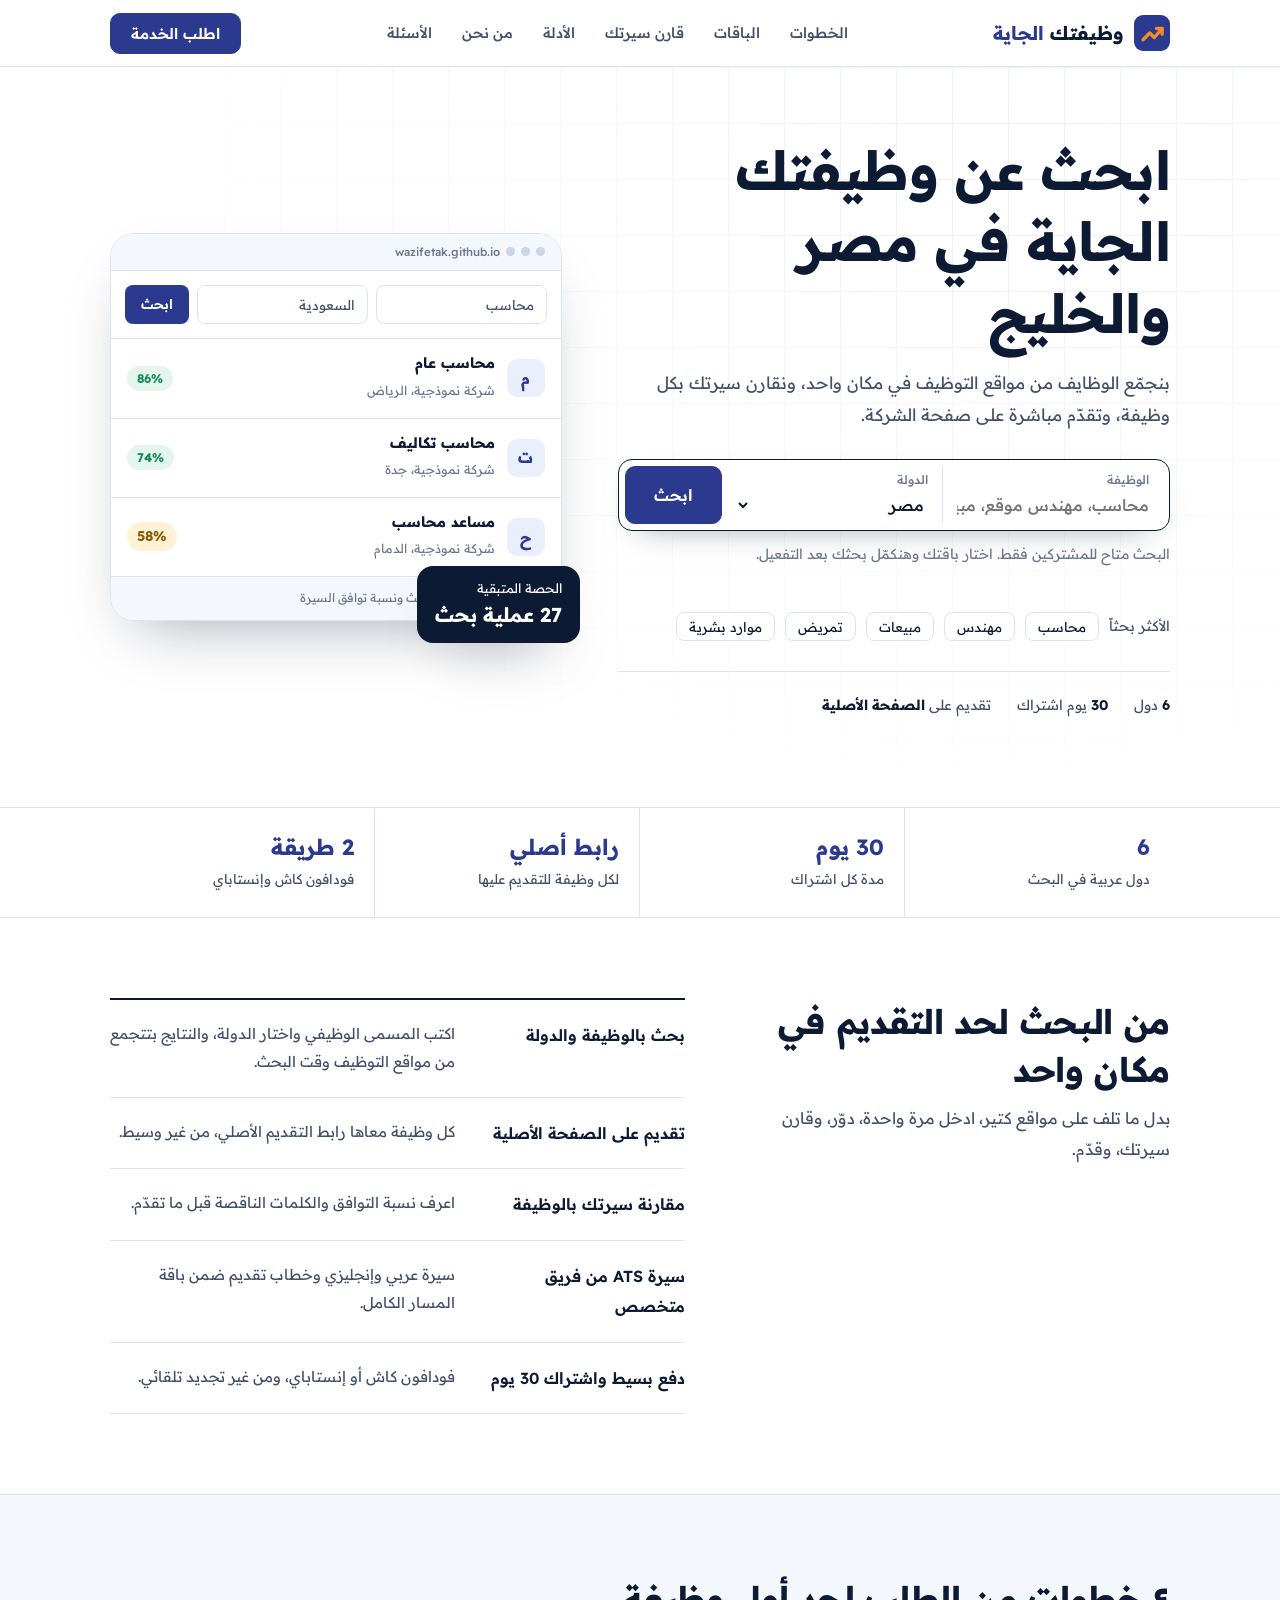
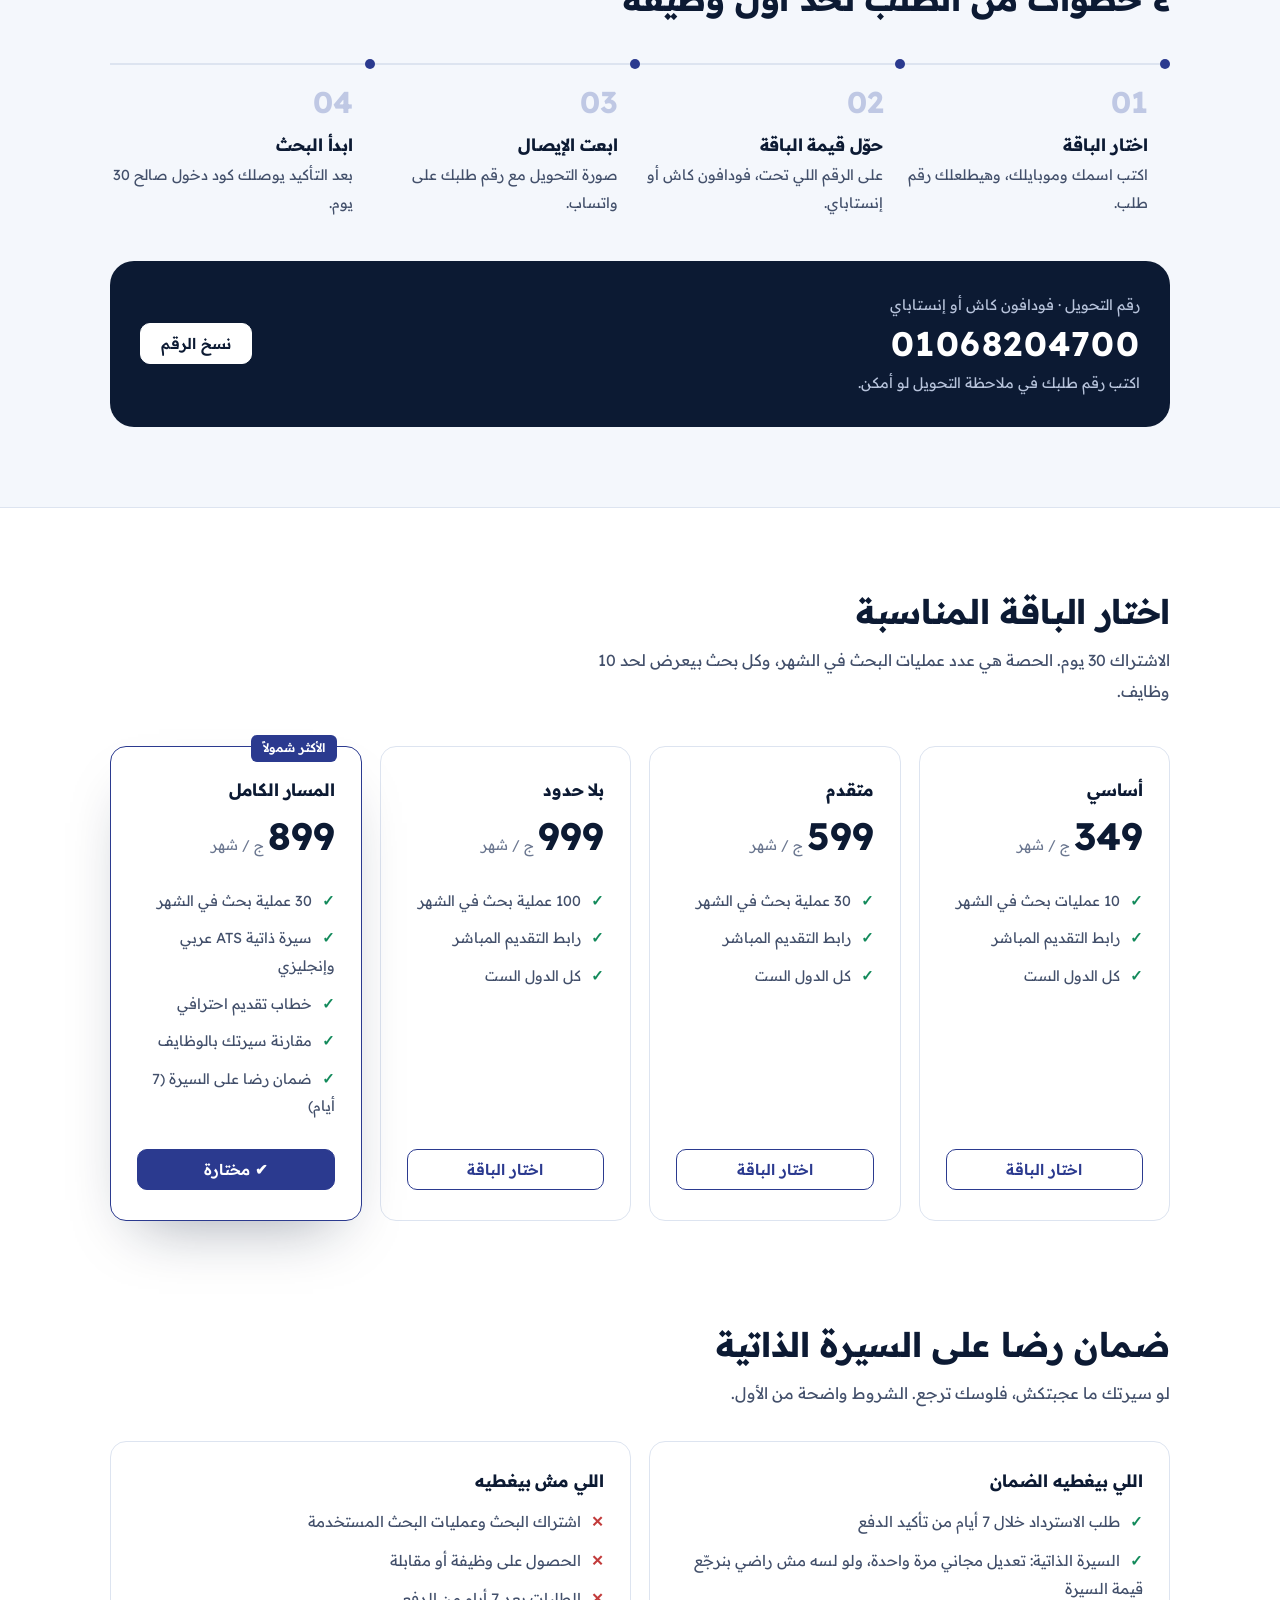
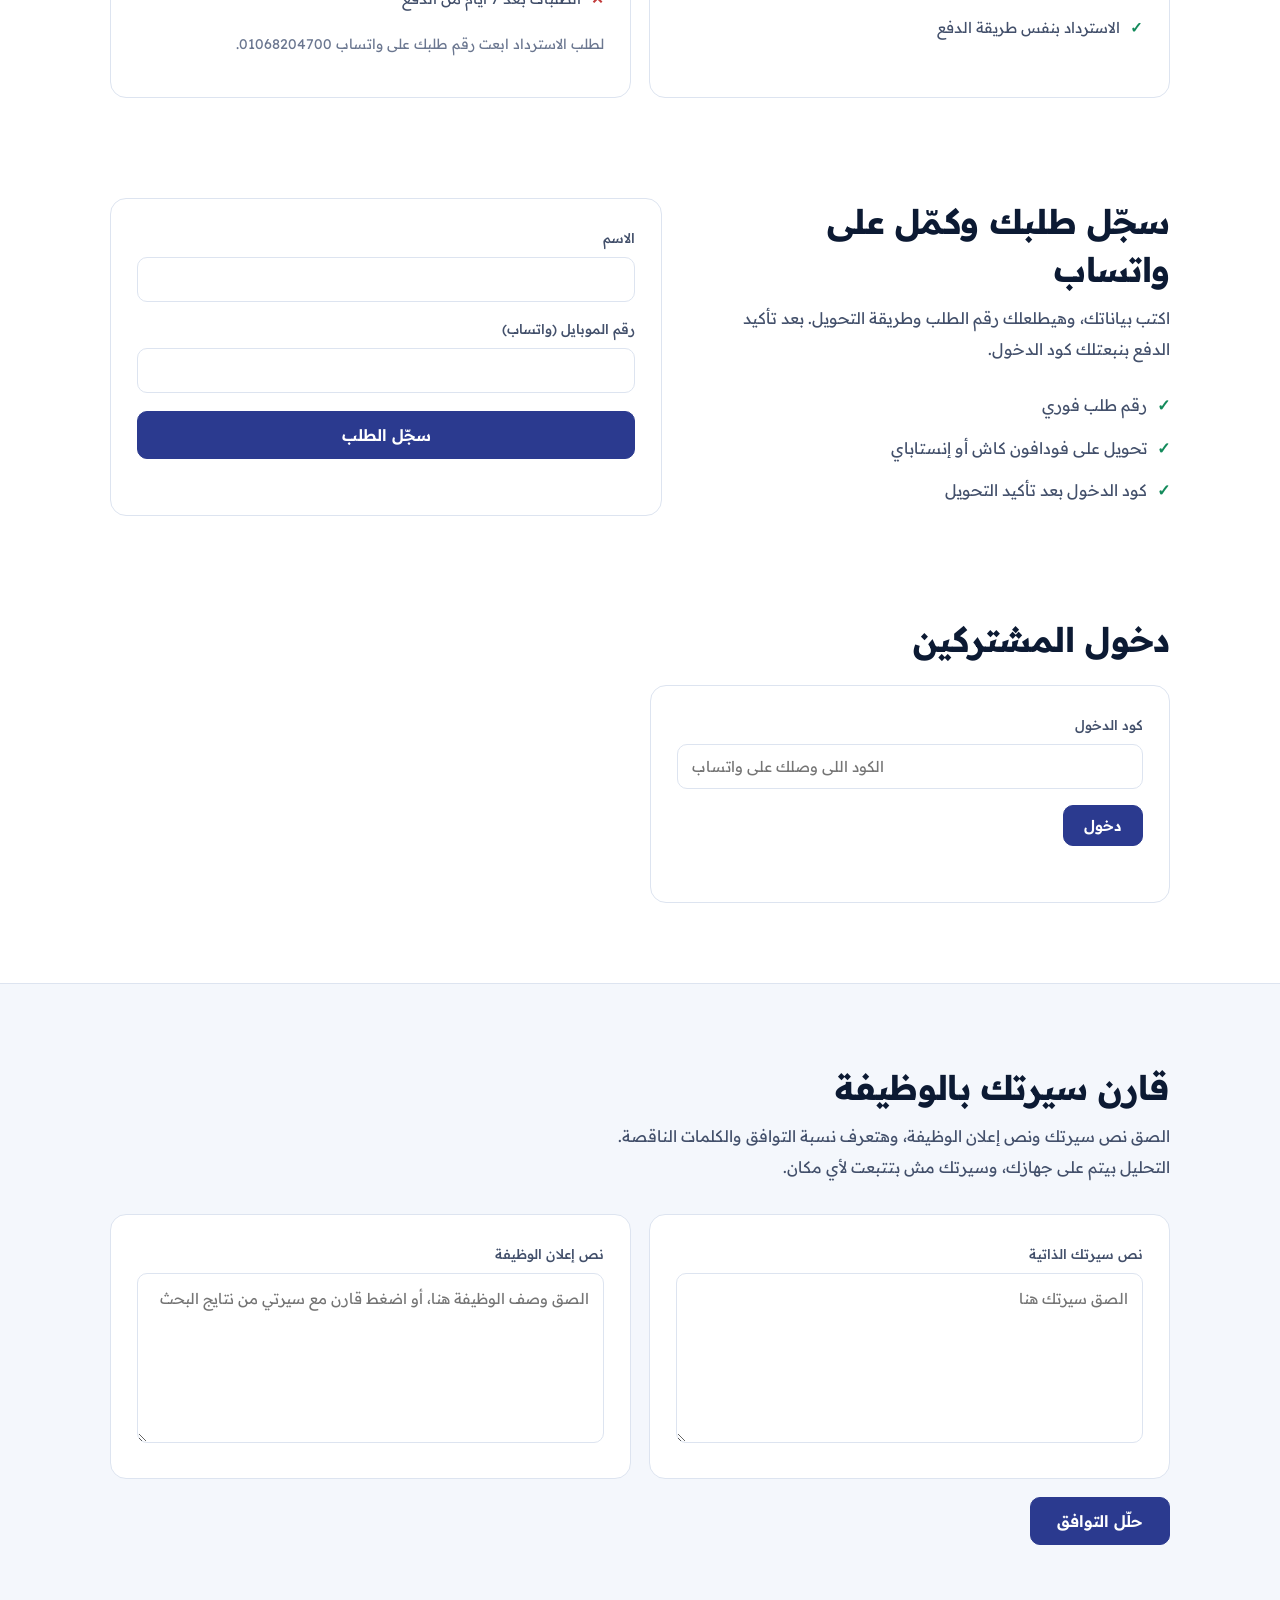
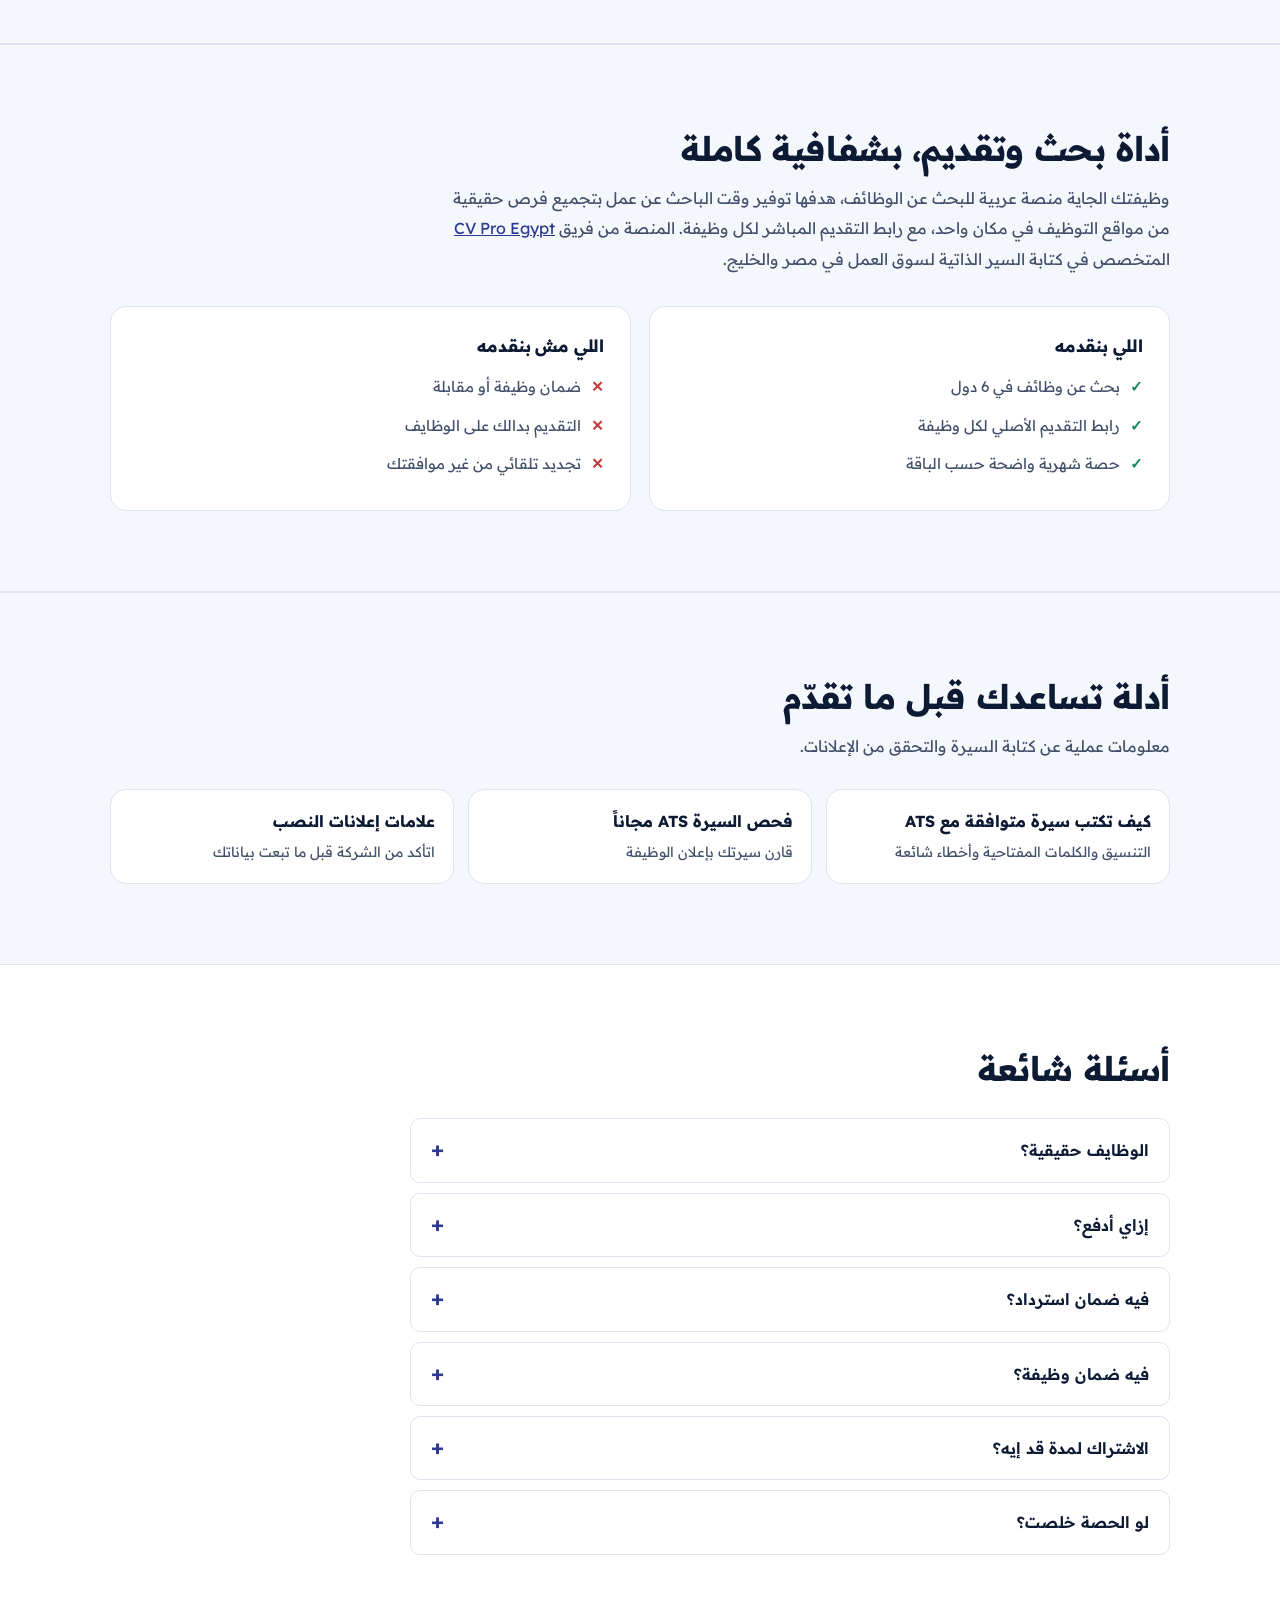
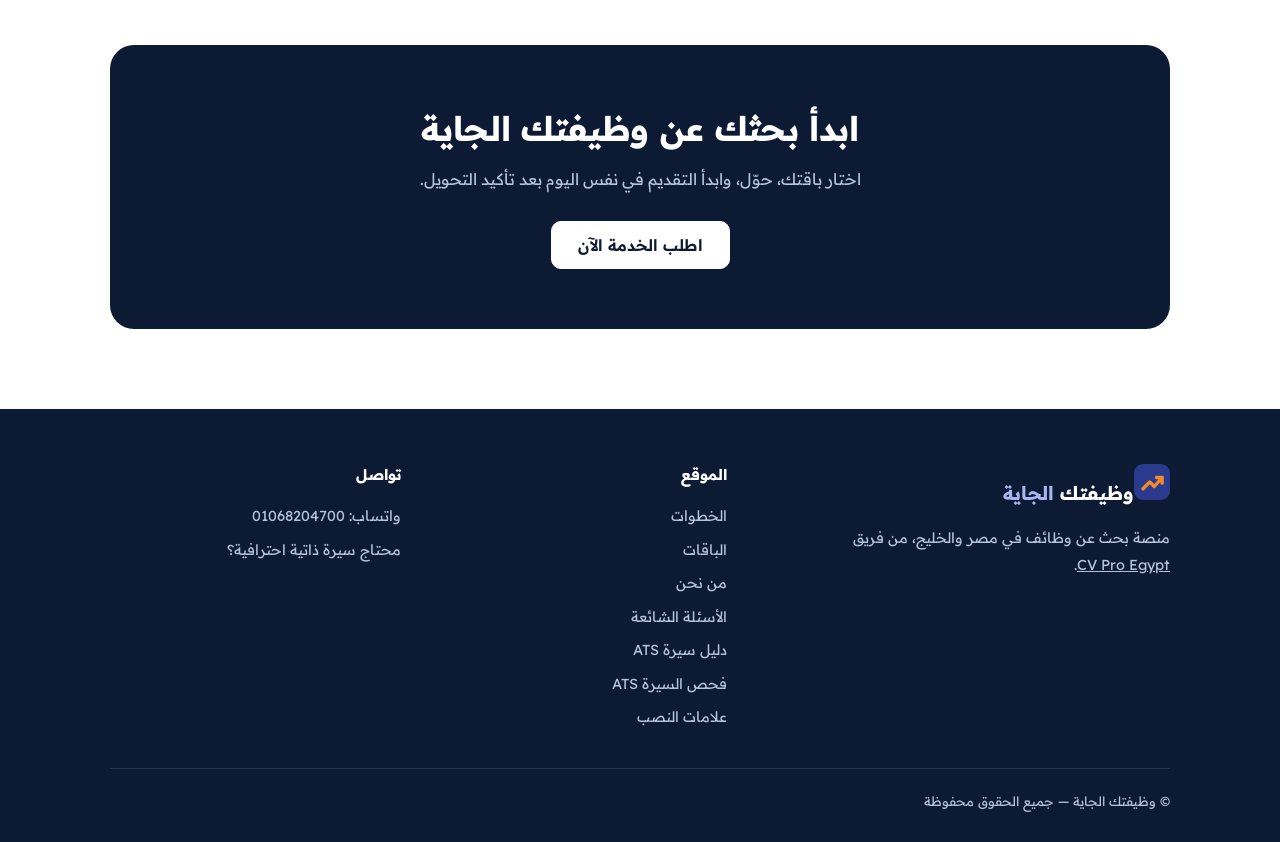
<file: index.html>
<!DOCTYPE html>
<html lang="ar" dir="rtl">
<head>
<meta charset="utf-8">
<meta name="viewport" content="width=device-width, initial-scale=1, viewport-fit=cover">
<title>وظيفتك الجاية | منصة البحث عن وظائف وفرص عمل في مصر والخليج</title>
<meta name="description" content="وظيفتك الجاية: منصة عربية للبحث عن وظائف وفرص عمل في مصر والخليج. ابحث في 6 دول، قارن سيرتك بالوظيفة، واطلب سيرة ATS احترافية، وقدّم مباشرة على صفحة الشركة.">
<meta name="keywords" content="وظائف مصر, وظائف السعودية, وظائف الإمارات, وظائف الكويت, وظائف قطر, وظائف البحرين, وظائف الخليج, البحث عن وظيفة, تقديم على وظائف, موقع وظائف">
<meta name="robots" content="index,follow,max-snippet:-1,max-image-preview:large">
<meta name="theme-color" content="#2b3a8f">
<link rel="canonical" href="https://wazifetak.github.io/">
<link rel="icon" href="logo.svg" type="image/svg+xml">
<link rel="icon" href="favicon-48.png" sizes="48x48" type="image/png">
<link rel="apple-touch-icon" href="apple-touch-icon.png">
<meta property="og:type" content="website"><meta property="og:locale" content="ar_EG"><meta property="og:site_name" content="وظيفتك الجاية">
<meta property="og:title" content="وظيفتك الجاية | وظائف وفرص عمل في مصر والخليج">
<meta property="og:description" content="ابحث في 6 دول، قارن سيرتك بكل وظيفة، وقدّم مباشرة على صفحة الشركة.">
<meta property="og:url" content="https://wazifetak.github.io/"><meta property="og:image" content="https://wazifetak.github.io/og-image.png">
<meta property="og:image:type" content="image/png"><meta property="og:image:width" content="1200"><meta property="og:image:height" content="630">
<meta property="og:image:alt" content="وظيفتك الجاية: ابحث عن وظائف في مصر والخليج وقارن سيرتك بالوظيفة">
<meta name="twitter:card" content="summary_large_image">
<meta name="twitter:title" content="وظيفتك الجاية | وظائف وفرص عمل في مصر والخليج">
<meta name="twitter:description" content="ابحث في 6 دول، قارن سيرتك بكل وظيفة، وقدّم مباشرة على صفحة الشركة.">
<meta name="twitter:image" content="https://wazifetak.github.io/og-image.png">
<link rel="preconnect" href="https://fonts.googleapis.com"><link rel="preconnect" href="https://fonts.gstatic.com" crossorigin>
<link href="https://fonts.googleapis.com/css2?family=Readex+Pro:wght@300..700&display=swap" rel="stylesheet">
<script type="application/ld+json">{"@context":"https://schema.org","@graph":[
{"@type":"Organization","@id":"https://wazifetak.github.io/#org","name":"وظيفتك الجاية","alternateName":"Wazifetak El-Gaya","url":"https://wazifetak.github.io/","logo":"https://wazifetak.github.io/icon-512.png","description":"منصة عربية للبحث عن وظائف وفرص عمل في مصر والخليج ومقارنة السيرة الذاتية بالوظيفة","areaServed":["EG","SA","AE","KW","QA","BH"],"availableLanguage":"ar"},
{"@type":"WebSite","name":"وظيفتك الجاية","url":"https://wazifetak.github.io/","inLanguage":"ar","publisher":{"@id":"https://wazifetak.github.io/#org"}},
{"@type":"Service","name":"البحث عن وظائف في مصر والخليج","serviceType":"Job search and application platform","provider":{"@id":"https://wazifetak.github.io/#org"},"areaServed":["EG","SA","AE","KW","QA","BH"],"hasOfferCatalog":{"@type":"OfferCatalog","name":"باقات وظيفتك الجاية","itemListElement":[
{"@type":"Offer","name":"أساسي - 10 عمليات بحث شهرياً","price":"349","priceCurrency":"EGP"},
{"@type":"Offer","name":"متقدم - 30 عملية بحث شهرياً","price":"599","priceCurrency":"EGP"},
{"@type":"Offer","name":"بلا حدود - 100 عملية بحث شهرياً","price":"999","priceCurrency":"EGP"},
{"@type":"Offer","name":"المسار الكامل - بحث وسيرة ذاتية وخطاب تقديم","price":"899","priceCurrency":"EGP"}]}},
{"@type":"FAQPage","mainEntity":[
{"@type":"Question","name":"الوظايف حقيقية؟","acceptedAnswer":{"@type":"Answer","text":"أيوه، الوظايف بتتجمع من مواقع التوظيف وقت البحث، وكل وظيفة ليها رابط التقديم الأصلي."}},
{"@type":"Question","name":"إزاي أدفع؟","acceptedAnswer":{"@type":"Answer","text":"بالتحويل على فودافون كاش أو إنستاباي على الرقم 01068204700، وبعدها تبعت الإيصال على واتساب وتستلم كود الدخول."}},
{"@type":"Question","name":"فيه ضمان وظيفة؟","acceptedAnswer":{"@type":"Answer","text":"لا. وظيفتك الجاية أداة بحث وتقديم ولا تضمن وظيفة أو مقابلة."}},
{"@type":"Question","name":"فيه ضمان استرداد؟","acceptedAnswer":{"@type":"Answer","text":"فيه ضمان رضا على السيرة الذاتية: تعديل مجاني مرة، ولو لسه مش راضي يتم رد قيمة السيرة خلال 7 أيام من تأكيد الدفع. اشتراك البحث مالوش استرداد، والضمان ليس على الحصول على وظيفة."}},
{"@type":"Question","name":"الاشتراك لمدة قد إيه؟","acceptedAnswer":{"@type":"Answer","text":"30 يوم من تفعيل الكود."}}]}]}</script>
<style>
:root{color-scheme:light;--ink:#0C1A33;--ink2:#43506B;--mut:#6B7790;--bg:#fff;--sf:#F4F7FC;--card:#fff;--ln:#DDE4F0;--ac:#2B3A8F;--ac2:#1E2A6B;--ok:#138A5B;--r1:10px;--r2:16px;--r3:24px;--sh2:0 28px 60px -28px rgba(12,26,51,.4);padding-top:env(safe-area-inset-top,0px)}
*{box-sizing:border-box}html{scroll-behavior:smooth;scroll-padding-top:78px}
body{margin:0;background:var(--bg);color:var(--ink);font:400 16px/1.9 'Readex Pro',Tahoma,sans-serif;-webkit-font-smoothing:antialiased}
a{color:inherit}.w{max-width:1100px;margin:auto;padding:0 20px}
h1,h2,h3{margin:0;font-weight:700;letter-spacing:-.01em}h2{font-size:clamp(25px,3.4vw,34px);line-height:1.4}h3{font-size:17px;line-height:1.5}
.sub{color:var(--ink2);max-width:580px;margin:10px 0 0}
section{padding:80px 0}
:focus-visible{outline:3px solid rgba(43,58,143,.4);outline-offset:2px}
header{position:sticky;top:env(safe-area-inset-top,0px);z-index:20;background:rgba(255,255,255,.92);backdrop-filter:blur(10px);border-bottom:1px solid var(--ln)}
nav{display:flex;align-items:center;justify-content:space-between;height:66px;gap:16px}
.logo{display:flex;align-items:center;gap:10px;white-space:nowrap;flex:none;text-decoration:none;font-weight:700;font-size:19px}.logo svg{width:36px;height:36px}.logo i{color:var(--ac);font-style:normal}
.nv{display:flex;gap:30px;font-size:14.5px;font-weight:500}.nv a{position:relative;text-decoration:none;color:var(--ink2);padding:4px 0}
.nv a::after{content:"";position:absolute;inset-inline:0;bottom:-2px;height:2px;background:var(--ac);transform:scaleX(0);transition:transform .2s}.nv a:hover{color:var(--ink)}.nv a:hover::after{transform:scaleX(1)}
.btn{display:inline-flex;align-items:center;justify-content:center;gap:8px;background:var(--ac);color:#fff;border:1.5px solid var(--ac);border-radius:var(--r1);padding:10px 20px;font:600 15px 'Readex Pro',sans-serif;text-decoration:none;cursor:pointer;transition:background .15s}
.btn:hover{background:var(--ac2);border-color:var(--ac2)}.btn.or{background:var(--ac)}.btn.ol{background:transparent;color:var(--ac)}.btn.ol:hover{background:var(--sf)}.btn.lg{padding:13px 26px;font-size:16px}.btn.wide{width:100%}.btn:disabled{opacity:.6;cursor:wait}
.hero{position:relative;padding:68px 0 88px;overflow:hidden}
.hero::before{content:"";position:absolute;inset:0;background-image:linear-gradient(var(--ln) 1px,transparent 1px),linear-gradient(90deg,var(--ln) 1px,transparent 1px);background-size:56px 56px;opacity:.55;-webkit-mask-image:radial-gradient(70% 90% at 78% 15%,#000,transparent);mask-image:radial-gradient(70% 90% at 78% 15%,#000,transparent)}
.hg{position:relative;display:grid;grid-template-columns:1.1fr .9fr;gap:56px;align-items:center}
h1{font-size:clamp(32px,5vw,54px);line-height:1.32}
.lead{font-size:17px;color:var(--ink2);max-width:520px;margin:18px 0 0}
.hs{display:flex;align-items:stretch;margin-top:28px;background:#fff;border:1.5px solid var(--ink);border-radius:14px;padding:6px;box-shadow:0 14px 34px -22px rgba(12,26,51,.55)}
.hs .f{flex:1;min-width:0;padding:4px 14px}.hs .f+.f{border-inline-start:1px solid var(--ln)}
.hs label{margin:0;font-size:12px;font-weight:500;color:var(--mut);line-height:1.6}
.hs input,.hs select{border:0;border-radius:0;padding:2px 0;background:transparent;font-size:16px;font-weight:500;box-shadow:none}
.hs input:focus,.hs select:focus{box-shadow:none}.hs .btn{border-radius:10px;padding:0 28px}
.pop{margin-top:14px;font-size:14px;color:var(--ink2);display:flex;flex-wrap:wrap;gap:8px 10px;align-items:center}
.pop button{font:inherit;font-size:13.5px;border:1px solid var(--ln);background:#fff;border-radius:8px;padding:1px 12px;cursor:pointer;color:var(--ink)}.pop button:hover{border-color:var(--ac);color:var(--ac)}
.fx{display:flex;flex-wrap:wrap;gap:6px 26px;margin-top:30px;padding-top:20px;border-top:1px solid var(--ln);font-size:14px;color:var(--ink2)}.fx b{color:var(--ink)}
.mk{position:relative;animation:rise .7s ease-out both}@keyframes rise{from{opacity:0;transform:translateY(18px)}to{opacity:1;transform:none}}
.bw{background:#fff;border:1px solid var(--ln);border-radius:var(--r3);box-shadow:var(--sh2);overflow:hidden}
.bt{display:flex;align-items:center;gap:6px;padding:12px 16px;border-bottom:1px solid var(--ln);background:var(--sf)}
.bt i{width:9px;height:9px;border-radius:50%;background:#CBD5E6}.bt span{margin-inline-start:auto;font:500 11.5px/1 'Readex Pro';color:var(--mut);direction:ltr}
.bs{display:flex;gap:8px;padding:14px;font-size:13.5px}.bs div{flex:1;border:1px solid var(--ln);border-radius:8px;padding:6px 12px;color:var(--ink2)}.bs b{background:var(--ac);color:#fff;border-radius:8px;padding:6px 16px;font-weight:600}
.jr{display:flex;align-items:center;gap:12px;padding:13px 16px;border-top:1px solid var(--ln)}
.jr .av{width:38px;height:38px;border-radius:10px;background:#EAF0FB;color:var(--ac);font-weight:700;display:grid;place-items:center;flex:none}
.jr div:nth-child(2){flex:1}.jr b{display:block;font-size:14.5px;line-height:1.5}.jr span{font-size:12.5px;color:var(--mut)}
.mp{font-style:normal;font-size:12.5px;font-weight:700;color:var(--ok);background:#E3F5EC;border-radius:20px;padding:1px 10px;direction:ltr;flex:none}.mp.m{color:#8A5A00;background:#FFF1D6}
.sm{padding:10px 16px;font-size:12px;color:var(--mut);background:var(--sf);border-top:1px solid var(--ln)}
.st{position:absolute;inset-inline-start:-18px;bottom:-22px;background:var(--ink);color:#fff;border-radius:var(--r2);padding:12px 18px;box-shadow:var(--sh2);font-size:13px;line-height:1.6}.st b{display:block;font-size:20px}
.tr{border-block:1px solid var(--ln);background:#fff;padding:0}.tg{display:grid;grid-template-columns:repeat(4,1fr)}
.tg div{padding:24px 20px;border-inline-start:1px solid var(--ln)}.tg div:first-child{border-inline-start:0}.tg b{display:block;font-size:22px;line-height:1.4;color:var(--ac)}.tg span{font-size:13.5px;color:var(--ink2)}
.fs{display:grid;grid-template-columns:.85fr 1.15fr;gap:60px;align-items:start}
.fl{border-top:2px solid var(--ink)}.fl div{display:grid;grid-template-columns:210px 1fr;gap:20px;padding:20px 0;border-bottom:1px solid var(--ln)}.fl b{font-weight:600}.fl span{color:var(--ink2);font-size:15px}
.sp{display:grid;grid-template-columns:repeat(4,1fr);margin-top:40px}
.sp div{padding:22px 22px 0 0;border-top:2px solid var(--ln);position:relative}.sp div::before{content:"";position:absolute;top:-6px;inset-inline-start:0;width:10px;height:10px;border-radius:50%;background:var(--ac)}
.sp em{font-style:normal;font-size:30px;font-weight:700;color:#BFC8E4;line-height:1}.sp h3{margin:10px 0 4px}.sp p{margin:0;color:var(--ink2);font-size:14.5px}
.pay{margin-top:44px;background:var(--ink);color:#fff;border-radius:var(--r3);padding:30px;display:flex;justify-content:space-between;align-items:center;gap:20px;flex-wrap:wrap}
.pay p{margin:0;color:#B7C3DB;font-size:14.5px}.pay b{display:block;font-size:34px;letter-spacing:1.5px;direction:ltr;text-align:right;line-height:1.5}
.pay .btn{background:#fff;color:var(--ink);border-color:#fff}.pay .m{color:#9fe0c0}
.pls{display:grid;grid-template-columns:repeat(auto-fit,minmax(230px,1fr));gap:18px;margin-top:40px;align-items:stretch}
.pc{position:relative;background:var(--card);border:1.5px solid var(--ln);border-radius:var(--r2);padding:30px 26px;display:flex;flex-direction:column;cursor:pointer;transition:border-color .15s}
.pc:hover{border-color:#B9C5E0}.pc.sel{border-color:var(--ac);box-shadow:var(--sh2)}
.bd{position:absolute;top:-12px;inset-inline-start:24px;background:var(--ac);color:#fff;font-size:12px;font-weight:600;padding:2px 12px;border-radius:6px}
.pr{margin:10px 0 4px;color:var(--mut);font-size:14px}.pr b{font-size:38px;color:var(--ink);line-height:1.3}
.pc ul{list-style:none;padding:0;margin:16px 0 24px;flex:1}.pc li{padding:5px 0;font-size:14.5px;color:var(--ink2)}.pc li::before{content:"✓";color:var(--ok);font-weight:800;margin-inline-end:10px}
.of{display:grid;grid-template-columns:.9fr 1.1fr;gap:56px;align-items:start}
.card{background:var(--card);border:1px solid var(--ln);border-radius:var(--r2);padding:26px}
label{display:block;font-size:13.5px;font-weight:500;color:var(--ink2);margin:14px 0 6px}label:first-child{margin-top:0}
input,select,textarea{width:100%;padding:12px 14px;border:1.5px solid var(--ln);border-radius:var(--r1);background:#fff;color:var(--ink);font:400 15px 'Readex Pro',sans-serif;transition:border-color .15s,box-shadow .15s}
input:focus,select:focus,textarea:focus{outline:0;border-color:var(--ac);box-shadow:0 0 0 3px rgba(43,58,143,.15)}
textarea{resize:vertical;min-height:170px;line-height:1.7}
.err{color:#C23B3B;font-size:14px;min-height:22px;margin:8px 0 0}.m{color:var(--mut);font-size:14px}.hide{display:none}
#after{margin-top:6px;padding:16px;background:#F1F8F4;border:1px solid #CFE5D8;border-radius:var(--r2)}#after p{margin:0 0 12px}
.job{margin-top:12px;padding:16px}.job b{display:block}
.ck{list-style:none;padding:0;margin:20px 0 0}.ck li{padding:6px 0;color:var(--ink2)}.ck li::before{content:"✓";color:var(--ok);font-weight:800;margin-inline-end:10px}
.cp{display:grid;grid-template-columns:1fr 1fr;gap:18px;margin-top:32px}.cp .card h3{margin-bottom:10px}.cp ul{list-style:none;padding:0;margin:0}.cp li{padding:5px 0;color:var(--ink2);font-size:15px}.cp .y li::before{content:"✓";color:var(--ok);font-weight:800;margin-inline-end:10px}.cp .n li::before{content:"✕";color:#C23B3B;font-weight:800;margin-inline-end:10px}
.sc{font-size:44px;font-weight:700;line-height:1.3}.pg{height:10px;background:var(--ln);border-radius:6px;overflow:hidden;margin:8px 0 18px}.pg i{display:block;height:100%;background:var(--ac)}
.kw span{display:inline-block;margin:3px;padding:2px 10px;border-radius:6px;font-size:13.5px;direction:ltr}.kw.ok span{background:#E3F3EA;color:#17613F}.kw.no span{background:#FBE9E9;color:#A02B2B}
details{background:var(--card);border:1px solid var(--ln);border-radius:var(--r1);margin-bottom:10px}
summary{cursor:pointer;font-weight:600;padding:16px 20px;list-style:none;display:flex;justify-content:space-between;gap:12px}summary::-webkit-details-marker{display:none}
summary::after{content:"+";font-size:22px;line-height:1.3;color:var(--ac);transition:transform .2s}details[open] summary::after{transform:rotate(45deg)}
details p{margin:0;padding:0 20px 18px;color:var(--ink2)}
.cta{background:var(--ink);color:#fff;border-radius:var(--r3);padding:60px 32px;text-align:center}.cta h2{max-width:560px;margin:0 auto}.cta p{color:#B7C3DB;margin:12px auto 26px;max-width:480px}.cta .btn{background:#fff;color:var(--ink);border-color:#fff}
footer{background:var(--ink);color:#B7C3DB;padding:52px 0 28px;margin-top:80px;font-size:14.5px}
.fg{display:grid;grid-template-columns:1.4fr 1fr 1fr;gap:36px}.fg h4{margin:0 0 10px;color:#fff;font-size:15px}.fg a{display:block;text-decoration:none;padding:3px 0}.fg a:hover{color:#fff}
.fg .logo{color:#fff;margin-bottom:10px}.fg .logo i{color:#AAB4F0}.cr{margin-top:34px;padding-top:20px;border-top:1px solid #243452;font-size:13px}
.bar{display:none}
.rel{display:grid;grid-template-columns:repeat(auto-fit,minmax(230px,1fr));gap:14px;margin:28px 0 0}.rel a{display:block;border:1px solid var(--ln);border-radius:var(--r2);padding:16px 18px;text-decoration:none;background:#fff}.rel a:hover{border-color:var(--ac)}.rel b{display:block}.rel span{font-size:14px;color:var(--ink2)}
@media(prefers-reduced-motion:reduce){*{transition:none!important;animation:none!important;scroll-behavior:auto!important}}
@media(max-width:860px){
section{padding:56px 0}.nv{display:none}.hero{padding:36px 0 60px}.hg,.of,.cp,.fg,.fs{grid-template-columns:1fr;gap:32px}
.hs{flex-direction:column;padding:8px}.hs .f{padding:8px 12px}.hs .f+.f{border-inline-start:0;border-top:1px solid var(--ln)}.hs .btn{padding:13px;margin-top:6px}
.st{inset-inline-start:12px;bottom:-18px}.tg,.sp{grid-template-columns:1fr 1fr}.tg div:nth-child(3){border-inline-start:0}.tg div{border-top:1px solid var(--ln)}.tg div:nth-child(-n+2){border-top:0}
.fl div{grid-template-columns:1fr;gap:4px}.sp div{padding-bottom:22px}.pls{gap:26px}.pay{padding:22px}.pay b{font-size:28px}.cta{padding:42px 22px}
body{padding-bottom:calc(76px + env(safe-area-inset-bottom,0px))}
.bar{display:block;position:fixed;inset-inline:0;bottom:0;z-index:30;background:rgba(255,255,255,.96);backdrop-filter:blur(10px);border-top:1px solid var(--ln);padding:10px 16px calc(10px + env(safe-area-inset-bottom,0px))}
.btn.lg{padding:14px 20px}
}
</style>
</head>
<body>
<svg width="0" height="0" style="position:absolute" aria-hidden="true"><symbol id="lg" viewBox="0 0 64 64"><rect width="64" height="64" rx="16" fill="#2b3a8f"/><path d="M16 44l12-12 8 8 14-16" stroke="#f28c28" stroke-width="6" fill="none" stroke-linecap="round" stroke-linejoin="round"/><path d="M40 24h10v10" stroke="#f28c28" stroke-width="6" fill="none" stroke-linecap="round" stroke-linejoin="round"/></symbol></svg>
<header><div class="w"><nav>
<a class="logo" href="/" aria-label="وظيفتك الجاية"><svg><use href="#lg"/></svg><span>وظيفتك <i>الجاية</i></span></a>
<div class="nv"><a href="#how">الخطوات</a><a href="#plans">الباقات</a><a href="#compare">قارن سيرتك</a><a href="#guides">الأدلة</a><a href="#about">من نحن</a><a href="#faq">الأسئلة</a></div>
<a class="btn" href="#order">اطلب الخدمة</a></nav></div></header>
<main>
<section class="hero"><div class="w hg">
<div>
<h1>ابحث عن وظيفتك الجاية في مصر والخليج</h1>
<p class="lead">بنجمّع الوظايف من مواقع التوظيف في مكان واحد، ونقارن سيرتك بكل وظيفة، وتقدّم مباشرة على صفحة الشركة.</p>
<div class="hs" role="search"><div class="f"><label for="hq">الوظيفة</label><input id="hq" placeholder="محاسب، مهندس موقع، مبيعات" autocomplete="off"></div>
<div class="f"><label for="hc">الدولة</label><select id="hc"><option value="eg">مصر</option><option value="sa">السعودية</option><option value="ae">الإمارات</option><option value="kw">الكويت</option><option value="qa">قطر</option><option value="bh">البحرين</option></select></div>
<button class="btn lg" id="hgo">ابحث</button></div>
<p class="m" style="margin:10px 0 0">البحث متاح للمشتركين فقط. اختار باقتك وهنكمّل بحثك بعد التفعيل.</p>
<p class="err" id="hmsg"></p>
<div class="pop"><span>الأكثر بحثاً</span><button data-q="محاسب">محاسب</button><button data-q="مهندس">مهندس</button><button data-q="مبيعات">مبيعات</button><button data-q="تمريض">تمريض</button><button data-q="موارد بشرية">موارد بشرية</button></div>
<div class="fx"><span><b>6</b> دول</span><span><b>30</b> يوم اشتراك</span><span>تقديم على <b>الصفحة الأصلية</b></span></div>
</div>
<div class="mk" aria-hidden="true">
<div class="bw"><div class="bt"><i></i><i></i><i></i><span>wazifetak.github.io</span></div>
<div class="bs"><div>محاسب</div><div>السعودية</div><b>ابحث</b></div>
<div class="jr"><div class="av">م</div><div><b>محاسب عام</b><span>شركة نموذجية، الرياض</span></div><em class="mp">86%</em></div>
<div class="jr"><div class="av">ت</div><div><b>محاسب تكاليف</b><span>شركة نموذجية، جدة</span></div><em class="mp">74%</em></div>
<div class="jr"><div class="av">ح</div><div><b>مساعد محاسب</b><span>شركة نموذجية، الدمام</span></div><em class="mp m">58%</em></div>
<div class="sm">مثال توضيحي لنتايج البحث ونسبة توافق السيرة</div></div>
<div class="st"><span>الحصة المتبقية</span><b>27 عملية بحث</b></div>
</div></div></section>

<div class="tr"><div class="w tg">
<div><b>6</b><span>دول عربية في البحث</span></div>
<div><b>30 يوم</b><span>مدة كل اشتراك</span></div>
<div><b>رابط أصلي</b><span>لكل وظيفة للتقديم عليها</span></div>
<div><b>2 طريقة</b><span>فودافون كاش وإنستاباي</span></div>
</div></div>

<section id="features"><div class="w fs">
<div><h2>من البحث لحد التقديم في مكان واحد</h2><p class="sub">بدل ما تلف على مواقع كتير، ادخل مرة واحدة، دوّر، وقارن سيرتك، وقدّم.</p></div>
<div class="fl">
<div><b>بحث بالوظيفة والدولة</b><span>اكتب المسمى الوظيفي واختار الدولة، والنتايج بتتجمع من مواقع التوظيف وقت البحث.</span></div>
<div><b>تقديم على الصفحة الأصلية</b><span>كل وظيفة معاها رابط التقديم الأصلي، من غير وسيط.</span></div>
<div><b>مقارنة سيرتك بالوظيفة</b><span>اعرف نسبة التوافق والكلمات الناقصة قبل ما تقدّم.</span></div>
<div><b>سيرة ATS من فريق متخصص</b><span>سيرة عربي وإنجليزي وخطاب تقديم ضمن باقة المسار الكامل.</span></div>
<div><b>دفع بسيط واشتراك 30 يوم</b><span>فودافون كاش أو إنستاباي، ومن غير تجديد تلقائي.</span></div>
</div></div></section>

<section id="how" style="background:var(--sf);border-block:1px solid var(--ln)"><div class="w">
<h2 >٤ خطوات من الطلب لحد أول وظيفة</h2>
<div class="sp">
<div ><em>01</em><h3>اختار الباقة</h3><p>اكتب اسمك وموبايلك، وهيطلعلك رقم طلب.</p></div>
<div ><em>02</em><h3>حوّل قيمة الباقة</h3><p>على الرقم اللي تحت، فودافون كاش أو إنستاباي.</p></div>
<div ><em>03</em><h3>ابعت الإيصال</h3><p>صورة التحويل مع رقم طلبك على واتساب.</p></div>
<div ><em>04</em><h3>ابدأ البحث</h3><p>بعد التأكيد يوصلك كود دخول صالح 30 يوم.</p></div>
</div>
<div class="pay"><div><p>رقم التحويل · فودافون كاش أو إنستاباي</p><b id="pn">01068204700</b><p>اكتب رقم طلبك في ملاحظة التحويل لو أمكن.</p></div>
<div><button class="btn" id="cp">نسخ الرقم</button> <span class="m" id="cm"></span></div></div>
</div></section>

<section id="plans"><div class="w">
<h2 >اختار الباقة المناسبة</h2><p class="sub">الاشتراك 30 يوم. الحصة هي عدد عمليات البحث في الشهر، وكل بحث بيعرض لحد 10 وظايف.</p>
<div class="pls" id="pl"></div></div></section>

<section id="guarantee" style="padding-top:20px"><div class="w">
<h2>ضمان رضا على السيرة الذاتية</h2><p class="sub">لو سيرتك ما عجبتكش، فلوسك ترجع. الشروط واضحة من الأول.</p>
<div class="cp"><div class="card y"><h3>اللي بيغطيه الضمان</h3><ul><li>طلب الاسترداد خلال 7 أيام من تأكيد الدفع</li><li>السيرة الذاتية: تعديل مجاني مرة واحدة، ولو لسه مش راضي بنرجّع قيمة السيرة</li><li>الاسترداد بنفس طريقة الدفع</li></ul></div>
<div class="card n"><h3>اللي مش بيغطيه</h3><ul><li>اشتراك البحث وعمليات البحث المستخدمة</li><li>الحصول على وظيفة أو مقابلة</li><li>الطلبات بعد 7 أيام من الدفع</li></ul><p class="m" style="margin-top:12px">لطلب الاسترداد ابعت رقم طلبك على واتساب <span dir="ltr">01068204700</span>.</p></div></div>
</div></section>

<section id="order" style="padding-top:20px"><div class="w of">
<div><h2>سجّل طلبك وكمّل على واتساب</h2><p class="sub">اكتب بياناتك، وهيطلعلك رقم الطلب وطريقة التحويل. بعد تأكيد الدفع بنبعتلك كود الدخول.</p>
<ul class="ck"><li>رقم طلب فوري</li><li>تحويل على فودافون كاش أو إنستاباي</li><li>كود الدخول بعد تأكيد التحويل</li></ul></div>
<div class="card">
<label for="nm">الاسم</label><input id="nm" autocomplete="name">
<label for="ph">رقم الموبايل (واتساب)</label><input id="ph" inputmode="tel" dir="ltr">
<p style="margin:18px 0 0"><button class="btn lg wide" id="go">سجّل الطلب</button></p>
<p class="err" id="e1"></p><div id="after" class="hide"></div>
</div></div></section>

<section id="access" style="padding-top:20px"><div class="w">
<h2>دخول المشتركين</h2>
<div class="card" style="margin-top:22px;max-width:520px"><label for="code">كود الدخول</label><input id="code" dir="ltr" placeholder="الكود اللي وصلك على واتساب">
<p style="margin:16px 0 0"><button class="btn" id="login">دخول</button></p><p class="err" id="e2"></p></div>
<div class="card hide" id="srch" style="margin-top:14px">
<p class="m" id="me"></p>
<label for="q">الوظيفة</label><input id="q" placeholder="مثال: محاسب، مهندس موقع، مندوب مبيعات">
<label for="c">الدولة</label><select id="c"><option value="eg">مصر</option><option value="sa">السعودية</option><option value="ae">الإمارات</option><option value="kw">الكويت</option><option value="qa">قطر</option><option value="bh">البحرين</option></select>
<p style="margin:16px 0 0"><button class="btn or" id="s">ابحث</button></p><p class="err" id="e3"></p><div id="res"></div></div>
</div></section>

<section id="compare" style="background:var(--sf);border-block:1px solid var(--ln)"><div class="w">
<h2>قارن سيرتك بالوظيفة</h2><p class="sub">الصق نص سيرتك ونص إعلان الوظيفة، وهتعرف نسبة التوافق والكلمات الناقصة. التحليل بيتم على جهازك، وسيرتك مش بتتبعت لأي مكان.</p>
<div class="cp"><div class="card"><label for="cvt">نص سيرتك الذاتية</label><textarea id="cvt" placeholder="الصق سيرتك هنا"></textarea></div>
<div class="card"><label for="jbt">نص إعلان الوظيفة</label><textarea id="jbt" placeholder="الصق وصف الوظيفة هنا، أو اضغط قارن مع سيرتي من نتايج البحث"></textarea></div></div>
<p style="margin:18px 0 0"><button class="btn lg" id="cmpgo">حلّل التوافق</button></p>
<div id="cmpres" style="margin-top:18px"></div>
</div></section>

<section id="about" style="background:var(--sf);border-block:1px solid var(--ln)"><div class="w">
<h2>أداة بحث وتقديم، بشفافية كاملة</h2>
<p class="sub" style="max-width:720px">وظيفتك الجاية منصة عربية للبحث عن الوظائف، هدفها توفير وقت الباحث عن عمل بتجميع فرص حقيقية من مواقع التوظيف في مكان واحد، مع رابط التقديم المباشر لكل وظيفة. المنصة من فريق <a href="https://cvproservice.github.io/cvpro/" style="color:var(--ac)">CV Pro Egypt</a> المتخصص في كتابة السير الذاتية لسوق العمل في مصر والخليج.</p>
<div class="cp"><div class="card y"><h3>اللي بنقدمه</h3><ul><li>بحث عن وظائف في 6 دول</li><li>رابط التقديم الأصلي لكل وظيفة</li><li>حصة شهرية واضحة حسب الباقة</li></ul></div>
<div class="card n"><h3>اللي مش بنقدمه</h3><ul><li>ضمان وظيفة أو مقابلة</li><li>التقديم بدالك على الوظايف</li><li>تجديد تلقائي من غير موافقتك</li></ul></div></div>
</div></section>

<section id="guides" style="background:var(--sf);border-block:1px solid var(--ln)"><div class="w"><h2>أدلة تساعدك قبل ما تقدّم</h2><p class="sub">معلومات عملية عن كتابة السيرة والتحقق من الإعلانات.</p>
<div class="rel"><a href="/ats-cv-guide/"><b>كيف تكتب سيرة متوافقة مع ATS</b><span>التنسيق والكلمات المفتاحية وأخطاء شائعة</span></a><a href="/cv-ats-checker/"><b>فحص السيرة ATS مجاناً</b><span>قارن سيرتك بإعلان الوظيفة</span></a><a href="/job-scam-signs/"><b>علامات إعلانات النصب</b><span>اتأكد من الشركة قبل ما تبعت بياناتك</span></a></div></div></section>

<section id="faq"><div class="w"><h2>أسئلة شائعة</h2><div style="margin-top:26px;max-width:760px">
<details><summary>الوظايف حقيقية؟</summary><p>أيوه، بتتجمع من مواقع التوظيف وقت البحث، وكل وظيفة ليها رابط التقديم الأصلي.</p></details>
<details><summary>إزاي أدفع؟</summary><p>بالتحويل على فودافون كاش أو إنستاباي على الرقم 01068204700، وبعدها تبعت الإيصال على واتساب وتستلم كود الدخول.</p></details>
<details><summary>فيه ضمان استرداد؟</summary><p>فيه ضمان رضا على السيرة الذاتية: تعديل مجاني مرة، ولو لسه مش راضي بنرجّع قيمة السيرة خلال 7 أيام من تأكيد الدفع. اشتراك البحث نفسه مالوش استرداد، والضمان مش على الحصول على وظيفة.</p></details>
<details><summary>فيه ضمان وظيفة؟</summary><p>لا. وظيفتك الجاية أداة بحث وتقديم ولا تضمن وظيفة أو مقابلة.</p></details>
<details><summary>الاشتراك لمدة قد إيه؟</summary><p>30 يوم من تفعيل الكود.</p></details>
<details><summary>لو الحصة خلصت؟</summary><p>تقدر ترقّي باقتك أو تجدد الاشتراك من واتساب.</p></details>
</div></div></section>

<div class="w"><div class="cta"><h2>ابدأ بحثك عن وظيفتك الجاية</h2><p>اختار باقتك، حوّل، وابدأ التقديم في نفس اليوم بعد تأكيد التحويل.</p><a class="btn lg" href="#order">اطلب الخدمة الآن</a></div></div>
</main>
<footer><div class="w"><div class="fg">
<div><a class="logo" href="/"><svg><use href="#lg"/></svg><span>وظيفتك <i>الجاية</i></span></a><p style="margin:0;max-width:340px">منصة بحث عن وظائف في مصر والخليج، من فريق <a href="https://cvproservice.github.io/cvpro/" style="display:inline;text-decoration:underline">CV Pro Egypt</a>.</p></div>
<div><h4>الموقع</h4><a href="#how">الخطوات</a><a href="#plans">الباقات</a><a href="#about">من نحن</a><a href="#faq">الأسئلة الشائعة</a><a href="/ats-cv-guide/">دليل سيرة ATS</a><a href="/cv-ats-checker/">فحص السيرة ATS</a><a href="/job-scam-signs/">علامات النصب</a></div>
<div><h4>تواصل</h4><a href="https://wa.me/201068204700" dir="ltr" style="text-align:right">واتساب: 01068204700</a><a href="https://cvproservice.github.io/cvpro/">محتاج سيرة ذاتية احترافية؟</a></div>
</div><div class="cr">© وظيفتك الجاية — جميع الحقوق محفوظة</div></div></footer>
<div class="bar"><a class="btn lg wide" href="#order">اطلب الخدمة الآن</a></div>
<script>
const API='https://wazifetak-api.wazifetak.workers.dev';
const WA='201068204700';
const PL={sayyad:['أساسي',349,'10 عمليات بحث في الشهر',['رابط التقديم المباشر','كل الدول الست']],pro:['متقدم',599,'30 عملية بحث في الشهر',['رابط التقديم المباشر','كل الدول الست']],vip:['بلا حدود',999,'100 عملية بحث في الشهر',['رابط التقديم المباشر','كل الدول الست']],full:['المسار الكامل',899,'30 عملية بحث في الشهر',['سيرة ذاتية ATS عربي وإنجليزي','خطاب تقديم احترافي','مقارنة سيرتك بالوظايف','ضمان رضا على السيرة (7 أيام)']]};
const $=i=>document.getElementById(i);
const esc=s=>String(s??'').replace(/[&<>"]/g,m=>({'&':'&amp;','<':'&lt;','>':'&gt;','"':'&quot;'}[m]));
let plan='full';
function drawPlans(){$('pl').innerHTML=Object.entries(PL).map(([k,v])=>`<div class="pc${k==plan?' sel':''}" data-k="${k}">${k=='full'?'<span class="bd">الأكثر شمولاً</span>':''}<h3>${v[0]}</h3><div class="pr"><b>${v[1]}</b> ج / شهر</div><ul>${[v[2],...v[3]].map(t=>'<li>'+t+'</li>').join('')}</ul><button class="btn ${k==plan?'':'ol'} wide" data-k="${k}">${k==plan?'✔ مختارة':'اختار الباقة'}</button></div>`).join('')}
drawPlans();$('pl').onclick=e=>{const p=e.target.closest('[data-k]');if(p){plan=p.dataset.k;drawPlans();if(e.target.closest('button'))location.hash='order'}};
$('cp').onclick=async()=>{try{await navigator.clipboard.writeText('01068204700');$('cm').textContent='✔ اتنسخ'}catch(e){$('cm').textContent='انسخه يدوياً'}};
async function api(path,opt={}){const c=localStorage.getItem('wg_code');
 const r=await fetch(API+path,{...opt,headers:{'Content-Type':'application/json',...(c?{Authorization:'Bearer '+c}:{})}});
 const d=await r.json();if(!r.ok)throw new Error(d.error||'حصل خطأ');return d}
$('go').onclick=async()=>{$('e1').textContent='';
 try{const d=await api('/order',{method:'POST',body:JSON.stringify({name:$('nm').value,phone:$('ph').value,plan})});
  const msg=encodeURIComponent(`طلب رقم ${d.id} — باقة ${PL[plan][0]} (${d.plan.price} ج) على وظيفتك الجاية. هبعت إيصال التحويل.`);
  $('after').className='';$('after').innerHTML=`<p><b>رقم طلبك: ${esc(d.id)}</b><br>حوّل <b>${d.plan.price} ج</b> على <b dir="ltr">01068204700</b> (فودافون كاش أو إنستاباي)، وابعت الإيصال على واتساب، وهيوصلك كود الدخول بعد التأكيد.${plan=='full'?'<br>وبعد التأكيد هنتواصل معاك على واتساب لاستلام بيانات سيرتك وتجهيزها.':''}</p><a class="btn or" href="https://wa.me/${WA}?text=${msg}">ابعت الإيصال على واتساب</a>`;
 }catch(e){$('e1').textContent=e.message}};
async function enter(){try{const d=await api('/me');$('srch').className='card';$('srch').style.marginTop='14px';try{const p=JSON.parse(sessionStorage.getItem('wg_pre')||'null');if(p){$('q').value=p.q;$('c').value=p.c}}catch(e){}$('me').textContent=`أهلاً ${d.name} — متبقي ${d.left} عملية بحث`}catch(e){localStorage.removeItem('wg_code');$('e2').textContent=e.message}}
$('login').onclick=()=>{$('e2').textContent='';localStorage.setItem('wg_code',$('code').value.trim());enter()};
if(localStorage.getItem('wg_code'))enter();
$('s').onclick=async()=>{$('e3').textContent='';const b=$('s');b.disabled=true;b.textContent='جاري البحث...';$('res').innerHTML='<p class="m">بنجمّع الوظايف من مواقع التوظيف، ممكن ياخد حتى 15 ثانية...</p>';
 try{const d=await api('/search?'+new URLSearchParams({q:$('q').value,country:$('c').value}));
  window.JOBS=d.jobs;$('res').innerHTML=d.jobs.map((j,i)=>`<div class="card job"><b>${esc(j.title)}</b><span class="m">${[j.company,j.city,j.country].filter(Boolean).map(esc).join('، ')}</span><br><a class="btn" style="margin-top:8px" target="_blank" rel="noopener" href="${esc(j.link)}">قدّم الآن</a> <button class="btn ol" style="margin-top:8px" data-cmp="${i}">قارن مع سيرتي</button></div>`).join('')||'<p class="m">مفيش نتايج، جرّب كلمة تانية. ومبتتخصمش من حصتك.</p>';
  $('me').textContent=`متبقي ${d.left} عملية بحث`}catch(e){$('res').innerHTML='';$('e3').textContent=e.message}
 b.disabled=false;b.textContent='ابحث'};

const SW=('the and for with you are our will have has that this from your able all any can not but who their they job jobs work working year years experience required requirements skills responsibilities role position candidate team including must should strong good excellent ability knowledge also such other than more least plus etc new using use well within into per about looking company apply application need needs skilled handle ensure responsible provide من في على الى إلى عن مع او أو ان أن التي الذي هذا هذه ذلك كما لدى يجب يكون خبره خبرة سنوات سنه سنة مطلوب المطلوب شركه شركة وظيفه وظيفة العمل عمل لديه ذات حديثي التخرج المهام المسؤوليات الشروط').split(' ');
const nm=t=>t.toLowerCase().replace(/[\u064B-\u065F\u0670\u0640]/g,'').replace(/[أإآ]/g,'ا').replace(/ى/g,'ي').replace(/ة/g,'ه');
const STOP=new Set(SW.map(nm));
function toks(t){return (nm(t).match(/[a-z][a-z0-9+#.\-]+|[\u0621-\u064A]{3,}/g)||[]).map(w=>{if(/^[a-z]/.test(w)){w=w.replace(/[.\-]+$/,'');if(w.length>4&&w.endsWith('s'))w=w.slice(0,-1)}else if(w.length>4&&w.startsWith('ال'))w=w.slice(2);return w}).filter(w=>w.length>=3&&!STOP.has(w))}
function compare(){const cv=$('cvt').value,jb=$('jbt').value,r=$('cmpres');
 if(cv.trim().length<80||jb.trim().length<40){r.innerHTML='<p class="err">الصق نص السيرة (على الأقل سطرين) ونص الوظيفة.</p>';return}
 const f={};toks(jb).forEach(w=>f[w]=(f[w]||0)+1);
 const kws=Object.entries(f).sort((a,b)=>b[1]-a[1]).slice(0,25).map(x=>x[0]);
 if(kws.length<5){r.innerHTML='<p class="err">نص الوظيفة قصير، الصق الوصف كامل.</p>';return}
 const have=new Set(toks(cv)),ok=kws.filter(w=>have.has(w)),no=kws.filter(w=>!have.has(w)),sc=Math.round(ok.length/kws.length*100);
 const lb=sc>=75?'توافق قوي':sc>=50?'توافق متوسط':'توافق ضعيف';
 const chips=(a,c)=>a.length?`<div class="kw ${c}">${a.map(w=>'<span>'+esc(w)+'</span>').join('')}</div>`:'<p class="m">—</p>';
 r.innerHTML=`<div class="card"><div class="sc">${sc}%</div><b>${lb}</b><div class="pg"><i style="width:${sc}%"></i></div>
 <h3>كلمات موجودة في سيرتك (${ok.length})</h3>${chips(ok,'ok')}<h3 style="margin-top:14px">كلمات الوظيفة الناقصة (${no.length})</h3>${chips(no,'no')}
 <p class="m" style="margin-top:14px">النسبة تقدير مبني على تطابق كلمات الوظيفة الأساسية مع سيرتك، وهي مش بديل عن مراجعة بشرية. ضيف الكلمات الناقصة اللي تناسب خبرتك فعلاً، وما تكتبش حاجة مش موجودة عندك.</p>
 ${sc<75?'<p style="margin:14px 0 0"><button class="btn" id="cmpcta">اطلب سيرة ATS احترافية ضمن المسار الكامل</button></p>':''}</div>`;
 const c=$('cmpcta');if(c)c.onclick=()=>{plan='full';drawPlans();location.hash='plans'}}
$('cmpgo').onclick=compare;
try{$('cvt').value=sessionStorage.getItem('wg_cv')||''}catch(e){}
$('cvt').addEventListener('input',()=>{try{sessionStorage.setItem('wg_cv',$('cvt').value)}catch(e){}});
$('res').addEventListener('click',e=>{const b=e.target.closest('[data-cmp]');if(!b)return;const j=(window.JOBS||[])[b.dataset.cmp];if(!j)return;
 $('jbt').value=(j.title||'')+'\\n'+(j.description||'');$('cmpres').innerHTML='<p class="m">'+($('cvt').value.trim()?'اضغط حلّل التوافق.':'الصق سيرتك في الخانة اللي فوق، وبعدها اضغط حلّل التوافق.')+'</p>';location.hash='compare'});
$('hgo').onclick=()=>{const q=$('hq').value.trim(),c=$('hc').value;$('hmsg').textContent='';
 if(!q){$('hmsg').textContent='اكتب الوظيفة اللي بتدور عليها.';return}
 if(localStorage.getItem('wg_code')&&!$('srch').classList.contains('hide')){$('q').value=q;$('c').value=c;location.hash='access';setTimeout(()=>$('s').click(),450);return}
 try{sessionStorage.setItem('wg_pre',JSON.stringify({q,c}))}catch(e){}
 $('hmsg').textContent='البحث للمشتركين. اختار باقتك، وبعد التفعيل بنكمّل بحثك.';location.hash='plans'};
$('hq').addEventListener('keydown',e=>{if(e.key==='Enter')$('hgo').click()});
document.querySelector('.pop').addEventListener('click',e=>{const b=e.target.closest('[data-q]');if(b){$('hq').value=b.dataset.q;$('hq').focus()}});
</script>
</body></html>
</file>
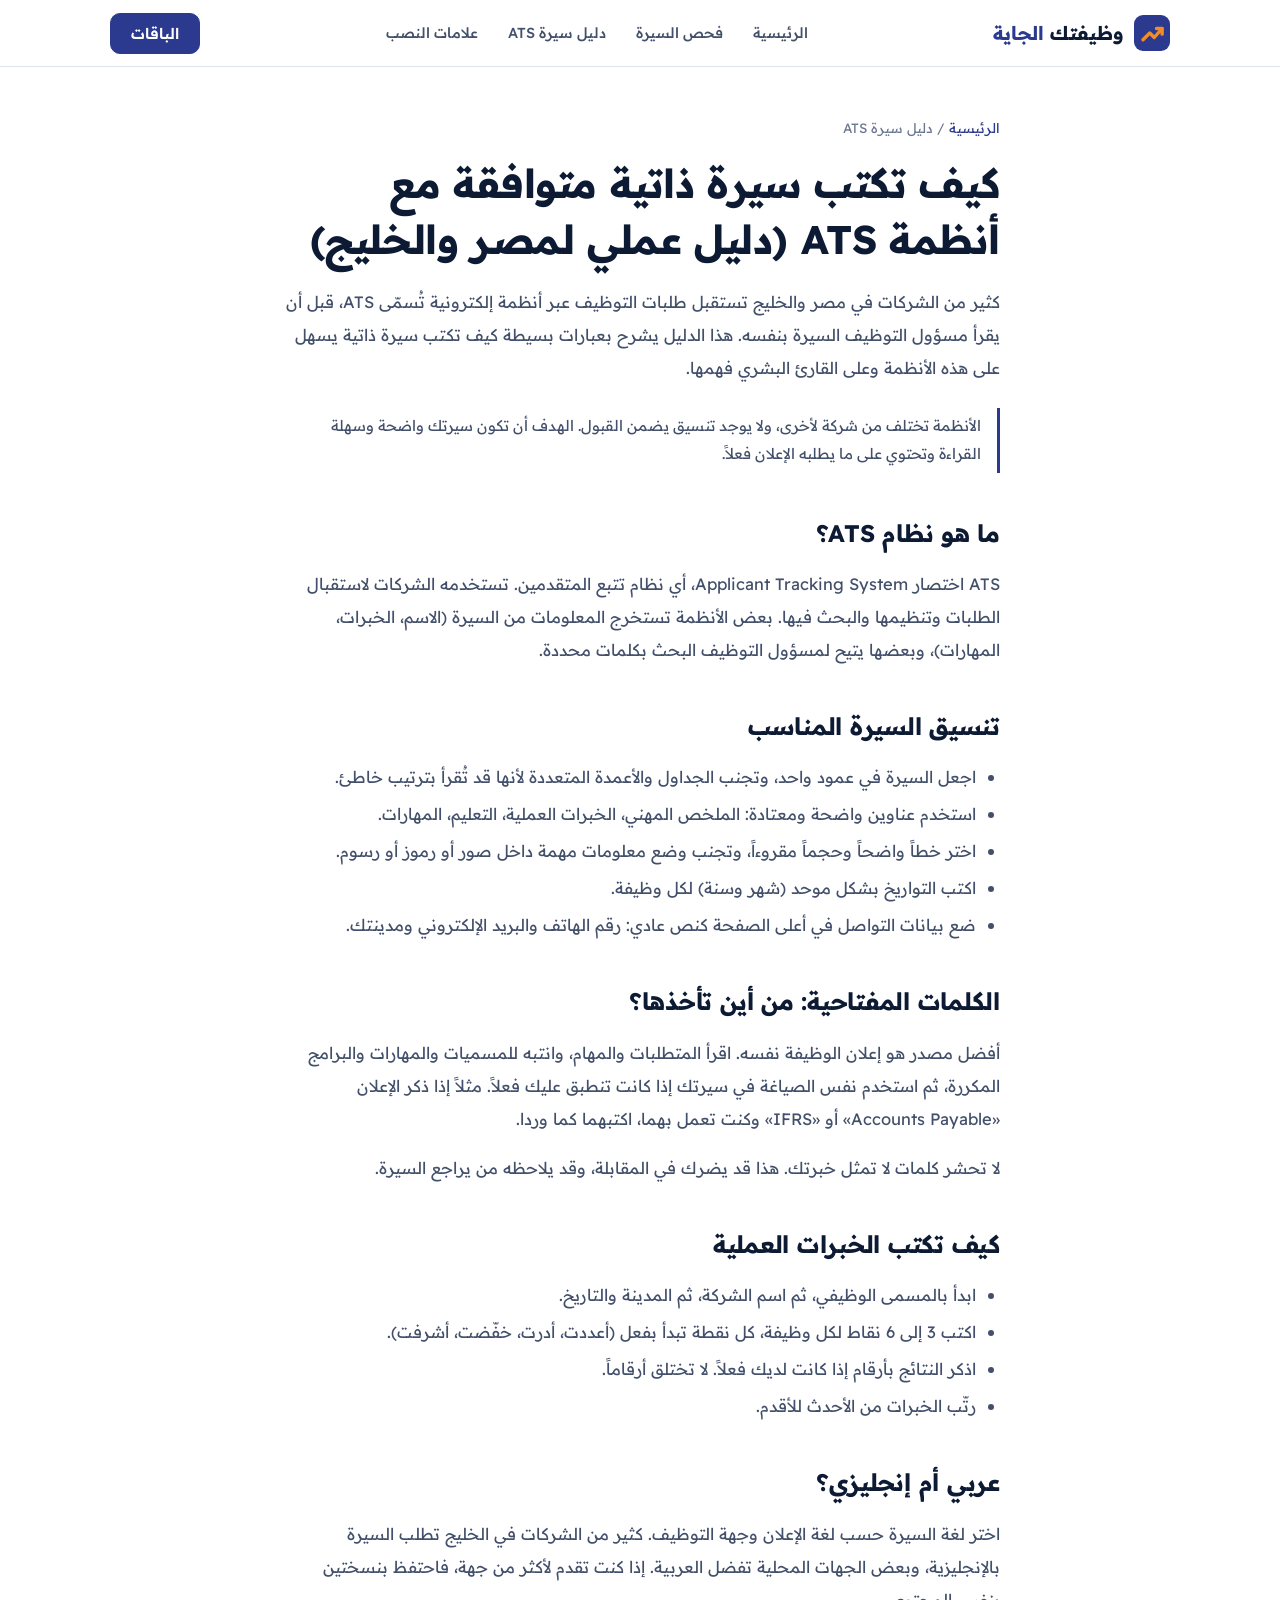
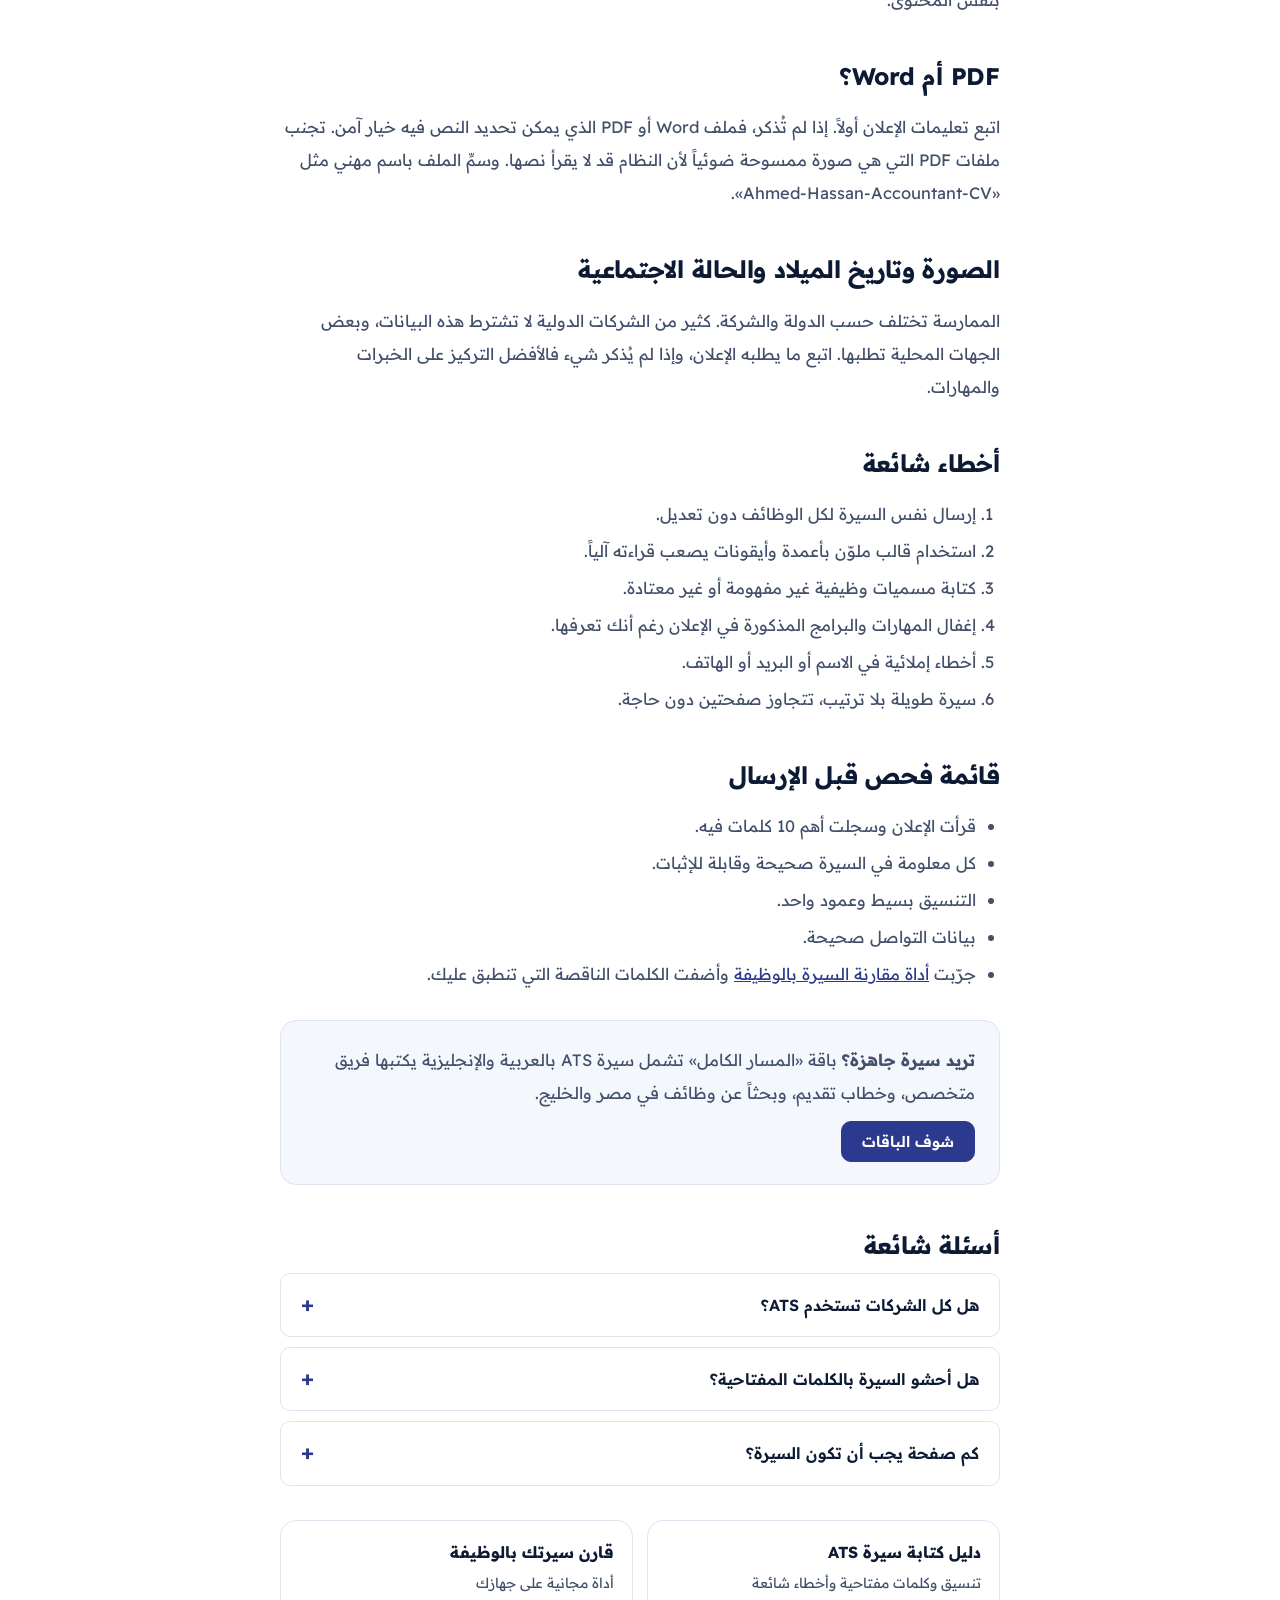
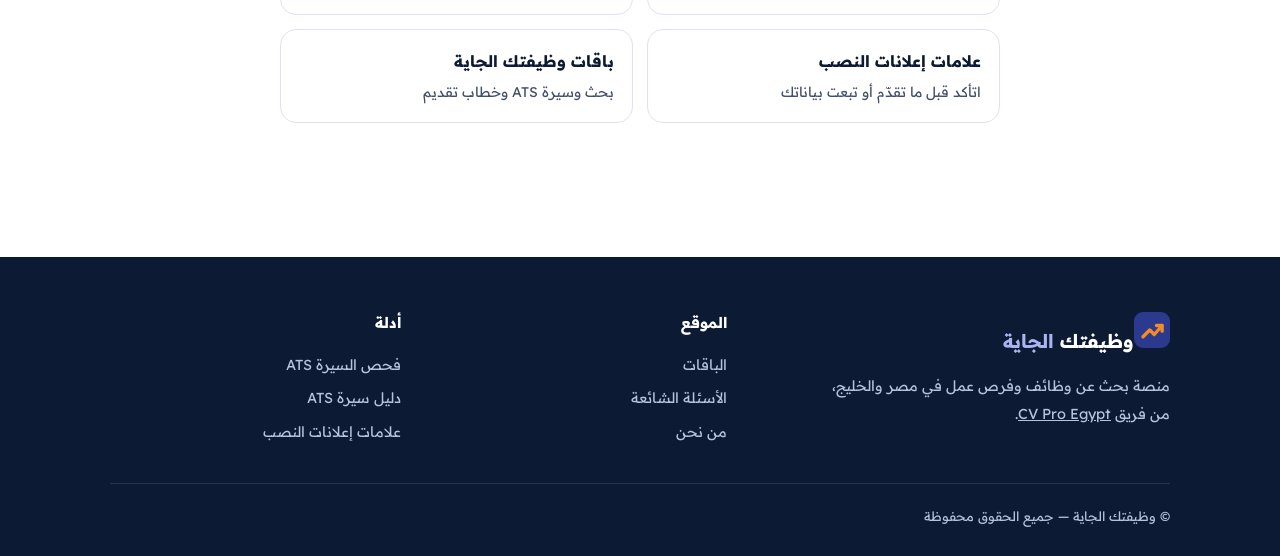
<file: ats-cv-guide/index.html>
<!DOCTYPE html>
<html lang="ar" dir="rtl"><head><meta charset="utf-8"><meta name="viewport" content="width=device-width, initial-scale=1, viewport-fit=cover">
<title>كيف تكتب سيرة ذاتية متوافقة مع ATS | دليل عملي لمصر والخليج</title><meta name="description" content="دليل بسيط لكتابة سيرة ذاتية سهلة القراءة لأنظمة ATS: التنسيق، الكلمات المفتاحية، كتابة الخبرات، عربي أم إنجليزي، وأخطاء شائعة، مع قائمة فحص قبل التقديم.">
<meta name="robots" content="index,follow,max-snippet:-1,max-image-preview:large"><meta name="theme-color" content="#2b3a8f">
<link rel="canonical" href="https://wazifetak.github.io/ats-cv-guide/">
<link rel="icon" href="/logo.svg" type="image/svg+xml"><link rel="icon" href="/favicon-48.png" sizes="48x48" type="image/png"><link rel="apple-touch-icon" href="/apple-touch-icon.png">
<meta property="og:type" content="article"><meta property="og:locale" content="ar_EG"><meta property="og:site_name" content="وظيفتك الجاية"><meta property="og:title" content="كيف تكتب سيرة ذاتية متوافقة مع ATS | دليل عملي لمصر والخليج"><meta property="og:description" content="دليل بسيط لكتابة سيرة ذاتية سهلة القراءة لأنظمة ATS: التنسيق، الكلمات المفتاحية، كتابة الخبرات، عربي أم إنجليزي، وأخطاء شائعة، مع قائمة فحص قبل التقديم."><meta property="og:url" content="https://wazifetak.github.io/ats-cv-guide/">
<meta property="og:image" content="https://wazifetak.github.io/og-image.png"><meta property="og:image:type" content="image/png"><meta property="og:image:width" content="1200"><meta property="og:image:height" content="630">
<meta name="twitter:card" content="summary_large_image"><meta name="twitter:title" content="كيف تكتب سيرة ذاتية متوافقة مع ATS | دليل عملي لمصر والخليج"><meta name="twitter:description" content="دليل بسيط لكتابة سيرة ذاتية سهلة القراءة لأنظمة ATS: التنسيق، الكلمات المفتاحية، كتابة الخبرات، عربي أم إنجليزي، وأخطاء شائعة، مع قائمة فحص قبل التقديم."><meta name="twitter:image" content="https://wazifetak.github.io/og-image.png">
<link rel="preconnect" href="https://fonts.googleapis.com"><link rel="preconnect" href="https://fonts.gstatic.com" crossorigin>
<link href="https://fonts.googleapis.com/css2?family=Readex+Pro:wght@300..700&display=swap" rel="stylesheet"><link rel="stylesheet" href="/site.css">
<script type="application/ld+json">{"@context": "https://schema.org", "@type": "Article", "headline": "كيف تكتب سيرة ذاتية متوافقة مع أنظمة ATS (دليل عملي لمصر والخليج)", "description": "دليل بسيط لكتابة سيرة ذاتية سهلة القراءة لأنظمة ATS: التنسيق، الكلمات المفتاحية، كتابة الخبرات، عربي أم إنجليزي، وأخطاء شائعة، مع قائمة فحص قبل التقديم.", "inLanguage": "ar", "datePublished": "2026-10-10", "dateModified": "2026-10-10", "mainEntityOfPage": "https://wazifetak.github.io/ats-cv-guide/", "image": "https://wazifetak.github.io/og-image.png", "author": {"@type": "Organization", "name": "وظيفتك الجاية", "url": "https://wazifetak.github.io/"}, "publisher": {"@type": "Organization", "name": "وظيفتك الجاية", "logo": {"@type": "ImageObject", "url": "https://wazifetak.github.io/icon-512.png"}}}</script>
<script type="application/ld+json">{"@context": "https://schema.org", "@type": "BreadcrumbList", "itemListElement": [{"@type": "ListItem", "position": 1, "name": "الرئيسية", "item": "https://wazifetak.github.io/"}, {"@type": "ListItem", "position": 2, "name": "دليل سيرة ATS", "item": "https://wazifetak.github.io/ats-cv-guide/"}]}</script>
<script type="application/ld+json">{"@context": "https://schema.org", "@type": "FAQPage", "mainEntity": [{"@type": "Question", "name": "هل كل الشركات تستخدم ATS؟", "acceptedAnswer": {"@type": "Answer", "text": "لا. بعض الشركات تستخدم أنظمة تتبع، وبعضها يستقبل الطلبات عبر البريد أو المراجعة اليدوية. لذلك اكتب سيرة واضحة تناسب القراءة الآلية والبشرية."}}, {"@type": "Question", "name": "هل أحشو السيرة بالكلمات المفتاحية؟", "acceptedAnswer": {"@type": "Answer", "text": "لا. استخدم الكلمات التي تعكس خبرتك فعلاً وكما وردت في الإعلان، ولا تضف مهارات لا تملكها."}}, {"@type": "Question", "name": "كم صفحة يجب أن تكون السيرة؟", "acceptedAnswer": {"@type": "Answer", "text": "غالباً صفحة واحدة لحديثي التخرج، وصفحة إلى صفحتين لأصحاب الخبرة. الأهم أن تكون مرتبة وتركز على الأحدث والأكثر صلة بالوظيفة."}}]}</script>
</head><body><svg width="0" height="0" style="position:absolute" aria-hidden="true"><symbol id="lg" viewBox="0 0 64 64"><rect width="64" height="64" rx="16" fill="#2b3a8f"/><path d="M16 44l12-12 8 8 14-16" stroke="#f28c28" stroke-width="6" fill="none" stroke-linecap="round" stroke-linejoin="round"/><path d="M40 24h10v10" stroke="#f28c28" stroke-width="6" fill="none" stroke-linecap="round" stroke-linejoin="round"/></symbol></svg>
<header><div class="w"><nav><a class="logo" href="/" aria-label="وظيفتك الجاية"><svg><use href="#lg"/></svg><span>وظيفتك <i>الجاية</i></span></a>
<div class="nv"><a href="/">الرئيسية</a><a href="/cv-ats-checker/">فحص السيرة</a><a href="/ats-cv-guide/">دليل سيرة ATS</a><a href="/job-scam-signs/">علامات النصب</a></div>
<a class="btn" href="/#plans">الباقات</a></nav></div></header>
<main class="art"><div class="bc"><a href="/">الرئيسية</a> / دليل سيرة ATS</div><h1>كيف تكتب سيرة ذاتية متوافقة مع أنظمة ATS (دليل عملي لمصر والخليج)</h1>
<p>كثير من الشركات في مصر والخليج تستقبل طلبات التوظيف عبر أنظمة إلكترونية تُسمّى ATS، قبل أن يقرأ مسؤول التوظيف السيرة بنفسه. هذا الدليل يشرح بعبارات بسيطة كيف تكتب سيرة ذاتية يسهل على هذه الأنظمة وعلى القارئ البشري فهمها.</p>
<div class="note">الأنظمة تختلف من شركة لأخرى، ولا يوجد تنسيق يضمن القبول. الهدف أن تكون سيرتك واضحة وسهلة القراءة وتحتوي على ما يطلبه الإعلان فعلاً.</div>
<h2>ما هو نظام ATS؟</h2><p>ATS اختصار Applicant Tracking System، أي نظام تتبع المتقدمين. تستخدمه الشركات لاستقبال الطلبات وتنظيمها والبحث فيها. بعض الأنظمة تستخرج المعلومات من السيرة (الاسم، الخبرات، المهارات)، وبعضها يتيح لمسؤول التوظيف البحث بكلمات محددة.</p>
<h2>تنسيق السيرة المناسب</h2><ul><li>اجعل السيرة في عمود واحد، وتجنب الجداول والأعمدة المتعددة لأنها قد تُقرأ بترتيب خاطئ.</li><li>استخدم عناوين واضحة ومعتادة: الملخص المهني، الخبرات العملية، التعليم، المهارات.</li><li>اختر خطاً واضحاً وحجماً مقروءاً، وتجنب وضع معلومات مهمة داخل صور أو رموز أو رسوم.</li><li>اكتب التواريخ بشكل موحد (شهر وسنة) لكل وظيفة.</li><li>ضع بيانات التواصل في أعلى الصفحة كنص عادي: رقم الهاتف والبريد الإلكتروني ومدينتك.</li></ul>
<h2>الكلمات المفتاحية: من أين تأخذها؟</h2><p>أفضل مصدر هو إعلان الوظيفة نفسه. اقرأ المتطلبات والمهام، وانتبه للمسميات والمهارات والبرامج المكررة، ثم استخدم نفس الصياغة في سيرتك إذا كانت تنطبق عليك فعلاً. مثلاً إذا ذكر الإعلان «Accounts Payable» أو «IFRS» وكنت تعمل بهما، اكتبهما كما وردا.</p>
<p>لا تحشر كلمات لا تمثل خبرتك. هذا قد يضرك في المقابلة، وقد يلاحظه من يراجع السيرة.</p>
<h2>كيف تكتب الخبرات العملية</h2><ul><li>ابدأ بالمسمى الوظيفي، ثم اسم الشركة، ثم المدينة والتاريخ.</li><li>اكتب 3 إلى 6 نقاط لكل وظيفة، كل نقطة تبدأ بفعل (أعددت، أدرت، خفّضت، أشرفت).</li><li>اذكر النتائج بأرقام إذا كانت لديك فعلاً. لا تختلق أرقاماً.</li><li>رتّب الخبرات من الأحدث للأقدم.</li></ul>
<h2>عربي أم إنجليزي؟</h2><p>اختر لغة السيرة حسب لغة الإعلان وجهة التوظيف. كثير من الشركات في الخليج تطلب السيرة بالإنجليزية، وبعض الجهات المحلية تفضل العربية. إذا كنت تقدم لأكثر من جهة، فاحتفظ بنسختين بنفس المحتوى.</p>
<h2>PDF أم Word؟</h2><p>اتبع تعليمات الإعلان أولاً. إذا لم تُذكر، فملف Word أو PDF الذي يمكن تحديد النص فيه خيار آمن. تجنب ملفات PDF التي هي صورة ممسوحة ضوئياً لأن النظام قد لا يقرأ نصها. وسمِّ الملف باسم مهني مثل «Ahmed-Hassan-Accountant-CV».</p>
<h2>الصورة وتاريخ الميلاد والحالة الاجتماعية</h2><p>الممارسة تختلف حسب الدولة والشركة. كثير من الشركات الدولية لا تشترط هذه البيانات، وبعض الجهات المحلية تطلبها. اتبع ما يطلبه الإعلان، وإذا لم يُذكر شيء فالأفضل التركيز على الخبرات والمهارات.</p>
<h2>أخطاء شائعة</h2><ol><li>إرسال نفس السيرة لكل الوظائف دون تعديل.</li><li>استخدام قالب ملوّن بأعمدة وأيقونات يصعب قراءته آلياً.</li><li>كتابة مسميات وظيفية غير مفهومة أو غير معتادة.</li><li>إغفال المهارات والبرامج المذكورة في الإعلان رغم أنك تعرفها.</li><li>أخطاء إملائية في الاسم أو البريد أو الهاتف.</li><li>سيرة طويلة بلا ترتيب، تتجاوز صفحتين دون حاجة.</li></ol>
<h2>قائمة فحص قبل الإرسال</h2><ul><li>قرأت الإعلان وسجلت أهم 10 كلمات فيه.</li><li>كل معلومة في السيرة صحيحة وقابلة للإثبات.</li><li>التنسيق بسيط وعمود واحد.</li><li>بيانات التواصل صحيحة.</li><li>جرّبت <a href="/cv-ats-checker/" style="color:var(--ac)">أداة مقارنة السيرة بالوظيفة</a> وأضفت الكلمات الناقصة التي تنطبق عليك.</li></ul>
<div class="callout"><p><b>تريد سيرة جاهزة؟</b> باقة «المسار الكامل» تشمل سيرة ATS بالعربية والإنجليزية يكتبها فريق متخصص، وخطاب تقديم، وبحثاً عن وظائف في مصر والخليج.</p><a class="btn" href="/#plans">شوف الباقات</a></div>
<h2>أسئلة شائعة</h2><details><summary>هل كل الشركات تستخدم ATS؟</summary><p>لا. بعض الشركات تستخدم أنظمة تتبع، وبعضها يستقبل الطلبات عبر البريد أو المراجعة اليدوية. لذلك اكتب سيرة واضحة تناسب القراءة الآلية والبشرية.</p></details><details><summary>هل أحشو السيرة بالكلمات المفتاحية؟</summary><p>لا. استخدم الكلمات التي تعكس خبرتك فعلاً وكما وردت في الإعلان، ولا تضف مهارات لا تملكها.</p></details><details><summary>كم صفحة يجب أن تكون السيرة؟</summary><p>غالباً صفحة واحدة لحديثي التخرج، وصفحة إلى صفحتين لأصحاب الخبرة. الأهم أن تكون مرتبة وتركز على الأحدث والأكثر صلة بالوظيفة.</p></details>
<div class="rel"><a href="/ats-cv-guide/"><b>دليل كتابة سيرة ATS</b><span>تنسيق وكلمات مفتاحية وأخطاء شائعة</span></a><a href="/cv-ats-checker/"><b>قارن سيرتك بالوظيفة</b><span>أداة مجانية على جهازك</span></a><a href="/job-scam-signs/"><b>علامات إعلانات النصب</b><span>اتأكد قبل ما تقدّم أو تبعت بياناتك</span></a><a href="/#plans"><b>باقات وظيفتك الجاية</b><span>بحث وسيرة ATS وخطاب تقديم</span></a></div></main>
<footer><div class="w"><div class="fg"><div><a class="logo" href="/"><svg><use href="#lg"/></svg><span>وظيفتك <i>الجاية</i></span></a><p style="margin:0;max-width:340px">منصة بحث عن وظائف وفرص عمل في مصر والخليج، من فريق <a href="https://cvproservice.github.io/cvpro/" style="display:inline;text-decoration:underline">CV Pro Egypt</a>.</p></div>
<div><h4>الموقع</h4><a href="/#plans">الباقات</a><a href="/#faq">الأسئلة الشائعة</a><a href="/#about">من نحن</a></div>
<div><h4>أدلة</h4><a href="/cv-ats-checker/">فحص السيرة ATS</a><a href="/ats-cv-guide/">دليل سيرة ATS</a><a href="/job-scam-signs/">علامات إعلانات النصب</a></div></div>
<div class="cr">© وظيفتك الجاية — جميع الحقوق محفوظة</div></div></footer>
</body></html>
</file>
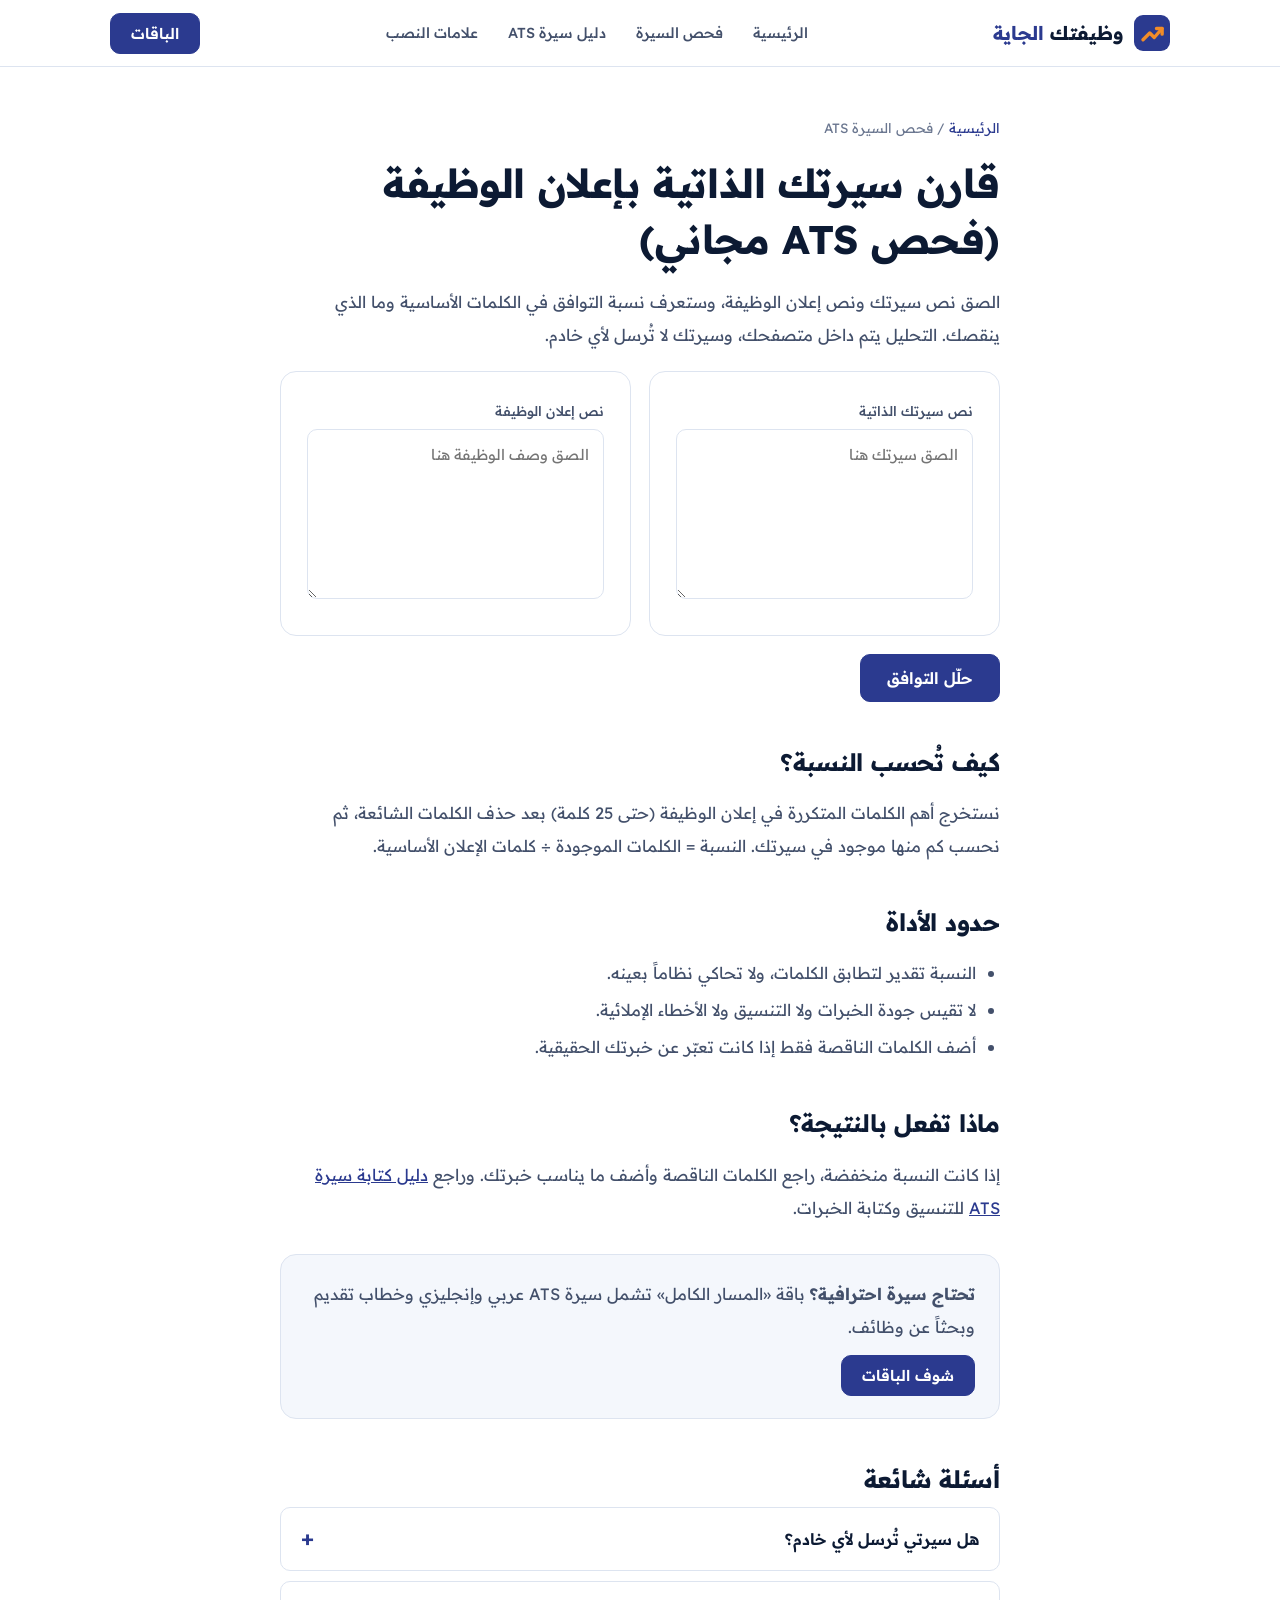
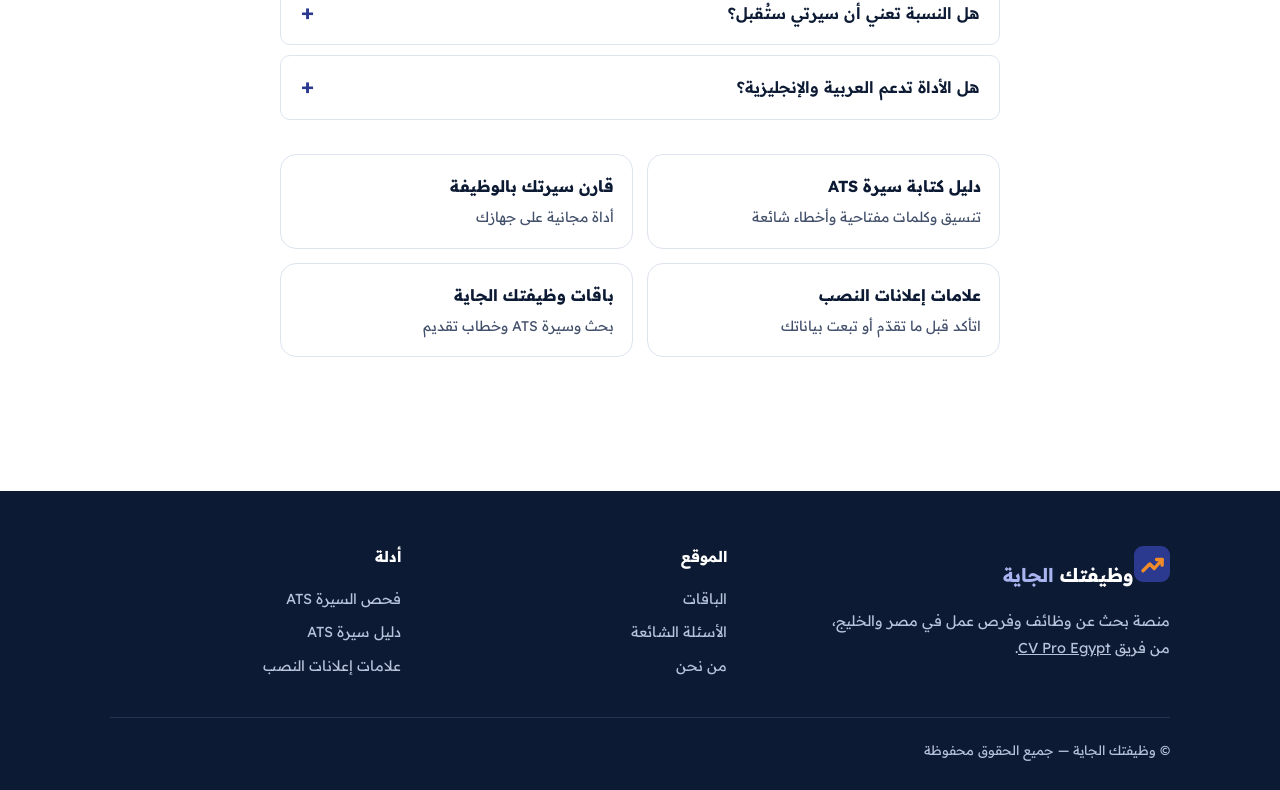
<file: cv-ats-checker/index.html>
<!DOCTYPE html>
<html lang="ar" dir="rtl"><head><meta charset="utf-8"><meta name="viewport" content="width=device-width, initial-scale=1, viewport-fit=cover">
<title>فحص السيرة الذاتية ATS مجاناً | قارن سيرتك بإعلان الوظيفة</title><meta name="description" content="أداة مجانية تقارن سيرتك الذاتية بإعلان الوظيفة وتعرض نسبة التوافق والكلمات الناقصة. التحليل داخل متصفحك وسيرتك لا تُرسل لأي مكان.">
<meta name="robots" content="index,follow,max-snippet:-1,max-image-preview:large"><meta name="theme-color" content="#2b3a8f">
<link rel="canonical" href="https://wazifetak.github.io/cv-ats-checker/">
<link rel="icon" href="/logo.svg" type="image/svg+xml"><link rel="icon" href="/favicon-48.png" sizes="48x48" type="image/png"><link rel="apple-touch-icon" href="/apple-touch-icon.png">
<meta property="og:type" content="article"><meta property="og:locale" content="ar_EG"><meta property="og:site_name" content="وظيفتك الجاية"><meta property="og:title" content="فحص السيرة الذاتية ATS مجاناً | قارن سيرتك بإعلان الوظيفة"><meta property="og:description" content="أداة مجانية تقارن سيرتك الذاتية بإعلان الوظيفة وتعرض نسبة التوافق والكلمات الناقصة. التحليل داخل متصفحك وسيرتك لا تُرسل لأي مكان."><meta property="og:url" content="https://wazifetak.github.io/cv-ats-checker/">
<meta property="og:image" content="https://wazifetak.github.io/og-image.png"><meta property="og:image:type" content="image/png"><meta property="og:image:width" content="1200"><meta property="og:image:height" content="630">
<meta name="twitter:card" content="summary_large_image"><meta name="twitter:title" content="فحص السيرة الذاتية ATS مجاناً | قارن سيرتك بإعلان الوظيفة"><meta name="twitter:description" content="أداة مجانية تقارن سيرتك الذاتية بإعلان الوظيفة وتعرض نسبة التوافق والكلمات الناقصة. التحليل داخل متصفحك وسيرتك لا تُرسل لأي مكان."><meta name="twitter:image" content="https://wazifetak.github.io/og-image.png">
<link rel="preconnect" href="https://fonts.googleapis.com"><link rel="preconnect" href="https://fonts.gstatic.com" crossorigin>
<link href="https://fonts.googleapis.com/css2?family=Readex+Pro:wght@300..700&display=swap" rel="stylesheet"><link rel="stylesheet" href="/site.css">
<script type="application/ld+json">{"@context": "https://schema.org", "@type": "Article", "headline": "قارن سيرتك الذاتية بإعلان الوظيفة (فحص ATS مجاني)", "description": "أداة مجانية تقارن سيرتك الذاتية بإعلان الوظيفة وتعرض نسبة التوافق والكلمات الناقصة. التحليل داخل متصفحك وسيرتك لا تُرسل لأي مكان.", "inLanguage": "ar", "datePublished": "2026-10-10", "dateModified": "2026-10-10", "mainEntityOfPage": "https://wazifetak.github.io/cv-ats-checker/", "image": "https://wazifetak.github.io/og-image.png", "author": {"@type": "Organization", "name": "وظيفتك الجاية", "url": "https://wazifetak.github.io/"}, "publisher": {"@type": "Organization", "name": "وظيفتك الجاية", "logo": {"@type": "ImageObject", "url": "https://wazifetak.github.io/icon-512.png"}}}</script>
<script type="application/ld+json">{"@context": "https://schema.org", "@type": "BreadcrumbList", "itemListElement": [{"@type": "ListItem", "position": 1, "name": "الرئيسية", "item": "https://wazifetak.github.io/"}, {"@type": "ListItem", "position": 2, "name": "فحص السيرة ATS", "item": "https://wazifetak.github.io/cv-ats-checker/"}]}</script>
<script type="application/ld+json">{"@context": "https://schema.org", "@type": "FAQPage", "mainEntity": [{"@type": "Question", "name": "هل سيرتي تُرسل لأي خادم؟", "acceptedAnswer": {"@type": "Answer", "text": "لا. التحليل يتم داخل متصفحك فقط، ولا نحفظ نص سيرتك على خادم."}}, {"@type": "Question", "name": "هل النسبة تعني أن سيرتي ستُقبل؟", "acceptedAnswer": {"@type": "Answer", "text": "لا. هي تقدير لتطابق الكلمات الأساسية مع الإعلان، وليست ضماناً للقبول أو المقابلة."}}, {"@type": "Question", "name": "هل الأداة تدعم العربية والإنجليزية؟", "acceptedAnswer": {"@type": "Answer", "text": "نعم. تحلل النصوص بالعربية والإنجليزية، ويفضل أن تكون السيرة والإعلان بنفس اللغة."}}]}</script>
</head><body><svg width="0" height="0" style="position:absolute" aria-hidden="true"><symbol id="lg" viewBox="0 0 64 64"><rect width="64" height="64" rx="16" fill="#2b3a8f"/><path d="M16 44l12-12 8 8 14-16" stroke="#f28c28" stroke-width="6" fill="none" stroke-linecap="round" stroke-linejoin="round"/><path d="M40 24h10v10" stroke="#f28c28" stroke-width="6" fill="none" stroke-linecap="round" stroke-linejoin="round"/></symbol></svg>
<header><div class="w"><nav><a class="logo" href="/" aria-label="وظيفتك الجاية"><svg><use href="#lg"/></svg><span>وظيفتك <i>الجاية</i></span></a>
<div class="nv"><a href="/">الرئيسية</a><a href="/cv-ats-checker/">فحص السيرة</a><a href="/ats-cv-guide/">دليل سيرة ATS</a><a href="/job-scam-signs/">علامات النصب</a></div>
<a class="btn" href="/#plans">الباقات</a></nav></div></header>
<main class="art"><div class="bc"><a href="/">الرئيسية</a> / فحص السيرة ATS</div><h1>قارن سيرتك الذاتية بإعلان الوظيفة (فحص ATS مجاني)</h1>
<p>الصق نص سيرتك ونص إعلان الوظيفة، وستعرف نسبة التوافق في الكلمات الأساسية وما الذي ينقصك. التحليل يتم داخل متصفحك، وسيرتك لا تُرسل لأي خادم.</p>
<div class="cp" style="margin-top:20px"><div class="card"><label for="cvt">نص سيرتك الذاتية</label><textarea id="cvt" placeholder="الصق سيرتك هنا"></textarea></div><div class="card"><label for="jbt">نص إعلان الوظيفة</label><textarea id="jbt" placeholder="الصق وصف الوظيفة هنا"></textarea></div></div>
<p style="margin:18px 0 0"><button class="btn lg" id="cmpgo">حلّل التوافق</button></p><div id="cmpres" style="margin-top:18px"></div>
<h2>كيف تُحسب النسبة؟</h2><p>نستخرج أهم الكلمات المتكررة في إعلان الوظيفة (حتى 25 كلمة) بعد حذف الكلمات الشائعة، ثم نحسب كم منها موجود في سيرتك. النسبة = الكلمات الموجودة ÷ كلمات الإعلان الأساسية.</p>
<h2>حدود الأداة</h2><ul><li>النسبة تقدير لتطابق الكلمات، ولا تحاكي نظاماً بعينه.</li><li>لا تقيس جودة الخبرات ولا التنسيق ولا الأخطاء الإملائية.</li><li>أضف الكلمات الناقصة فقط إذا كانت تعبّر عن خبرتك الحقيقية.</li></ul>
<h2>ماذا تفعل بالنتيجة؟</h2><p>إذا كانت النسبة منخفضة، راجع الكلمات الناقصة وأضف ما يناسب خبرتك. وراجع <a href="/ats-cv-guide/" style="color:var(--ac)">دليل كتابة سيرة ATS</a> للتنسيق وكتابة الخبرات.</p>
<div class="callout"><p><b>تحتاج سيرة احترافية؟</b> باقة «المسار الكامل» تشمل سيرة ATS عربي وإنجليزي وخطاب تقديم وبحثاً عن وظائف.</p><a class="btn" href="/#plans">شوف الباقات</a></div>
<h2>أسئلة شائعة</h2><details><summary>هل سيرتي تُرسل لأي خادم؟</summary><p>لا. التحليل يتم داخل متصفحك فقط، ولا نحفظ نص سيرتك على خادم.</p></details><details><summary>هل النسبة تعني أن سيرتي ستُقبل؟</summary><p>لا. هي تقدير لتطابق الكلمات الأساسية مع الإعلان، وليست ضماناً للقبول أو المقابلة.</p></details><details><summary>هل الأداة تدعم العربية والإنجليزية؟</summary><p>نعم. تحلل النصوص بالعربية والإنجليزية، ويفضل أن تكون السيرة والإعلان بنفس اللغة.</p></details>
<div class="rel"><a href="/ats-cv-guide/"><b>دليل كتابة سيرة ATS</b><span>تنسيق وكلمات مفتاحية وأخطاء شائعة</span></a><a href="/cv-ats-checker/"><b>قارن سيرتك بالوظيفة</b><span>أداة مجانية على جهازك</span></a><a href="/job-scam-signs/"><b>علامات إعلانات النصب</b><span>اتأكد قبل ما تقدّم أو تبعت بياناتك</span></a><a href="/#plans"><b>باقات وظيفتك الجاية</b><span>بحث وسيرة ATS وخطاب تقديم</span></a></div></main>
<footer><div class="w"><div class="fg"><div><a class="logo" href="/"><svg><use href="#lg"/></svg><span>وظيفتك <i>الجاية</i></span></a><p style="margin:0;max-width:340px">منصة بحث عن وظائف وفرص عمل في مصر والخليج، من فريق <a href="https://cvproservice.github.io/cvpro/" style="display:inline;text-decoration:underline">CV Pro Egypt</a>.</p></div>
<div><h4>الموقع</h4><a href="/#plans">الباقات</a><a href="/#faq">الأسئلة الشائعة</a><a href="/#about">من نحن</a></div>
<div><h4>أدلة</h4><a href="/cv-ats-checker/">فحص السيرة ATS</a><a href="/ats-cv-guide/">دليل سيرة ATS</a><a href="/job-scam-signs/">علامات إعلانات النصب</a></div></div>
<div class="cr">© وظيفتك الجاية — جميع الحقوق محفوظة</div></div></footer>
<script>
const $=i=>document.getElementById(i);const esc=s=>String(s??'').replace(/[&<>"]/g,m=>({'&':'&amp;','<':'&lt;','>':'&gt;','"':'&quot;'}[m]));
const SW=('the and for with you are our will have has that this from your able all any can not but who their they job jobs work working year years experience required requirements skills responsibilities role position candidate team including must should strong good excellent ability knowledge also such other than more least plus etc new using use well within into per about looking company apply application need needs skilled handle ensure responsible provide من في على الى إلى عن مع او أو ان أن التي الذي هذا هذه ذلك كما لدى يجب يكون خبره خبرة سنوات سنه سنة مطلوب المطلوب شركه شركة وظيفه وظيفة العمل عمل لديه ذات حديثي التخرج المهام المسؤوليات الشروط').split(' ');
const nm=t=>t.toLowerCase().replace(/[\u064B-\u065F\u0670\u0640]/g,'').replace(/[أإآ]/g,'ا').replace(/ى/g,'ي').replace(/ة/g,'ه');
const STOP=new Set(SW.map(nm));
function toks(t){return (nm(t).match(/[a-z][a-z0-9+#.\-]+|[\u0621-\u064A]{3,}/g)||[]).map(w=>{if(/^[a-z]/.test(w)){w=w.replace(/[.\-]+$/,'');if(w.length>4&&w.endsWith('s'))w=w.slice(0,-1)}else if(w.length>4&&w.startsWith('ال'))w=w.slice(2);return w}).filter(w=>w.length>=3&&!STOP.has(w))}
function compare(){const cv=$('cvt').value,jb=$('jbt').value,r=$('cmpres');
 if(cv.trim().length<80||jb.trim().length<40){r.innerHTML='<p class="err">الصق نص السيرة (على الأقل سطرين) ونص الوظيفة.</p>';return}
 const f={};toks(jb).forEach(w=>f[w]=(f[w]||0)+1);
 const kws=Object.entries(f).sort((a,b)=>b[1]-a[1]).slice(0,25).map(x=>x[0]);
 if(kws.length<5){r.innerHTML='<p class="err">نص الوظيفة قصير، الصق الوصف كامل.</p>';return}
 const have=new Set(toks(cv)),ok=kws.filter(w=>have.has(w)),no=kws.filter(w=>!have.has(w)),sc=Math.round(ok.length/kws.length*100);
 const lb=sc>=75?'توافق قوي':sc>=50?'توافق متوسط':'توافق ضعيف';
 const chips=(a,c)=>a.length?`<div class="kw ${c}">${a.map(w=>'<span>'+esc(w)+'</span>').join('')}</div>`:'<p class="m">—</p>';
 r.innerHTML=`<div class="card"><div class="sc">${sc}%</div><b>${lb}</b><div class="pg"><i style="width:${sc}%"></i></div>
 <h3>كلمات موجودة في سيرتك (${ok.length})</h3>${chips(ok,'ok')}<h3 style="margin-top:14px">كلمات الوظيفة الناقصة (${no.length})</h3>${chips(no,'no')}
 <p class="m" style="margin-top:14px">النسبة تقدير مبني على تطابق كلمات الوظيفة الأساسية مع سيرتك، وهي مش بديل عن مراجعة بشرية. ضيف الكلمات الناقصة اللي تناسب خبرتك فعلاً، وما تكتبش حاجة مش موجودة عندك.</p>
 ${sc<75?'<p style="margin:14px 0 0"><button class="btn" id="cmpcta">اطلب سيرة ATS احترافية ضمن المسار الكامل</button></p>':''}</div>`;
 const c=$('cmpcta');if(c)c.onclick=()=>{location.href='/#plans'}}
$('cmpgo').onclick=compare;
try{$('cvt').value=sessionStorage.getItem('wg_cv')||''}catch(e){}
$('cvt').addEventListener('input',()=>{try{sessionStorage.setItem('wg_cv',$('cvt').value)}catch(e){}});
</script></body></html>
</file>
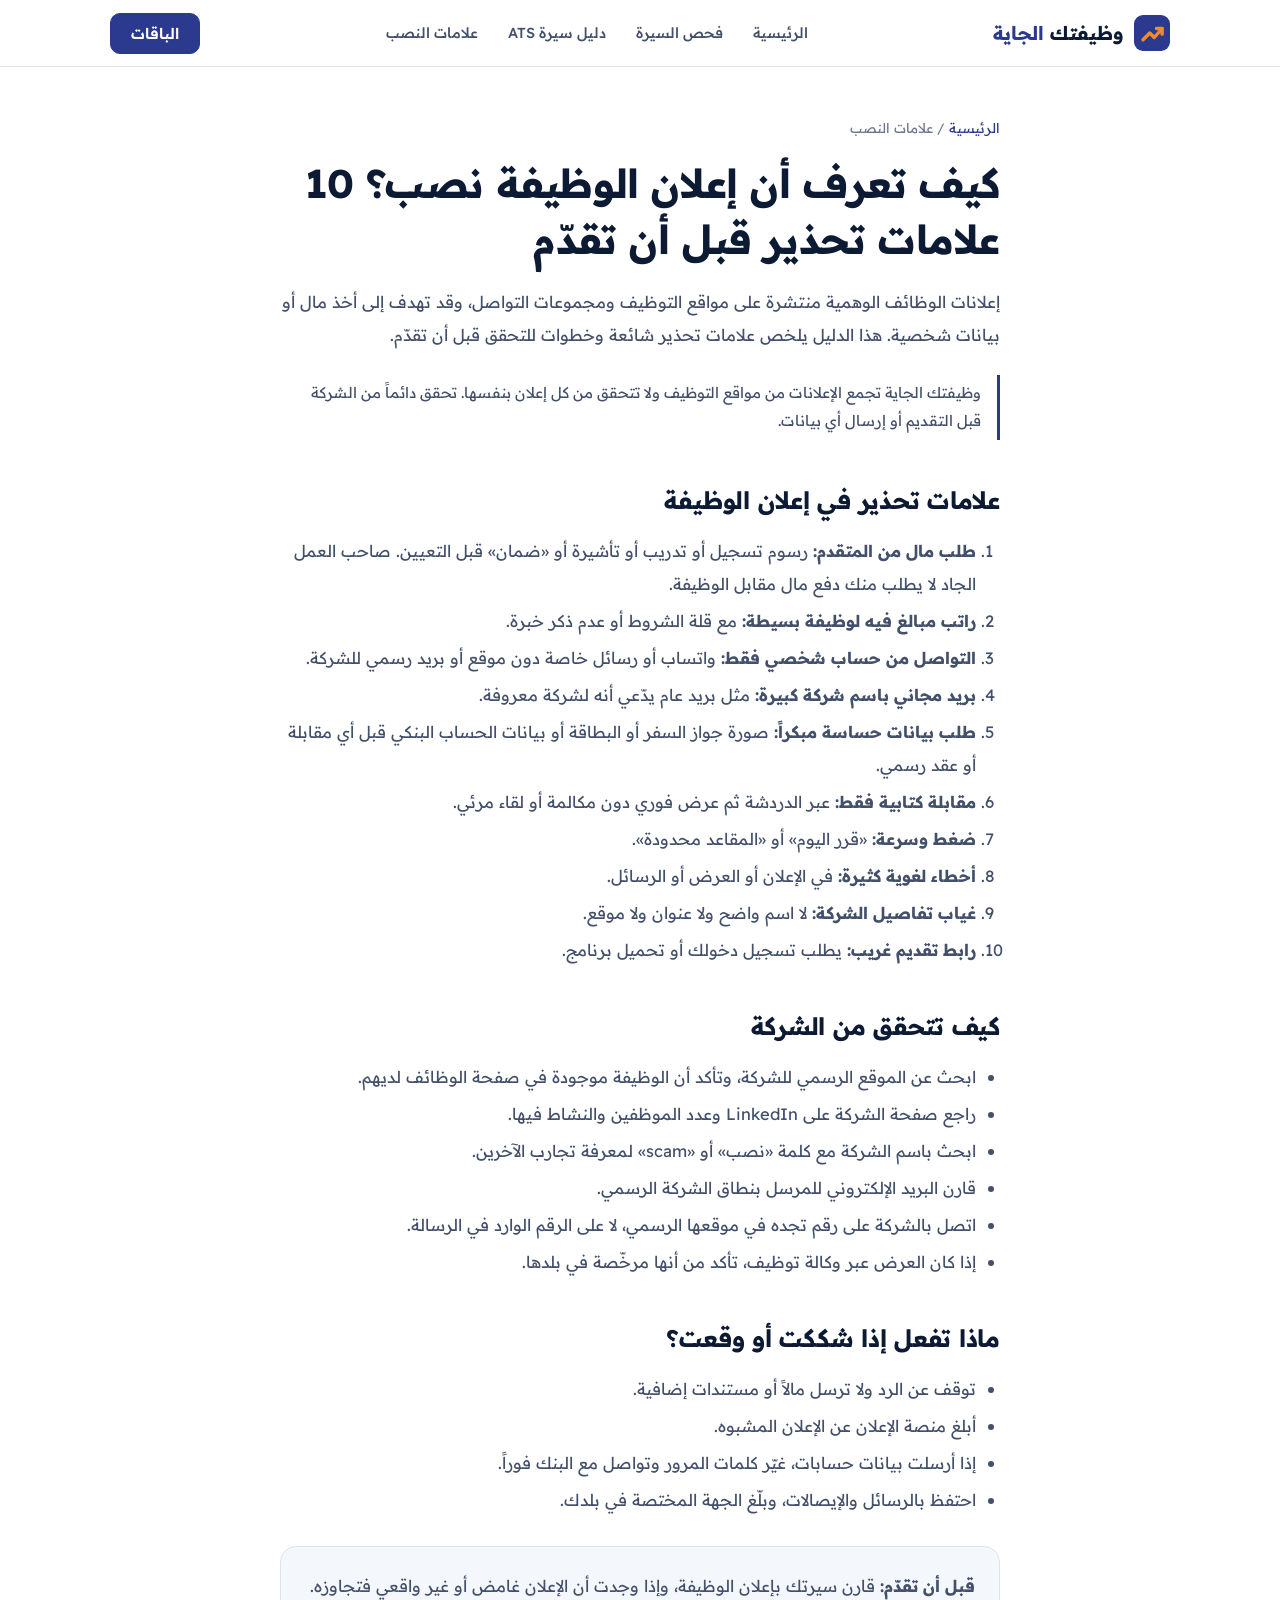
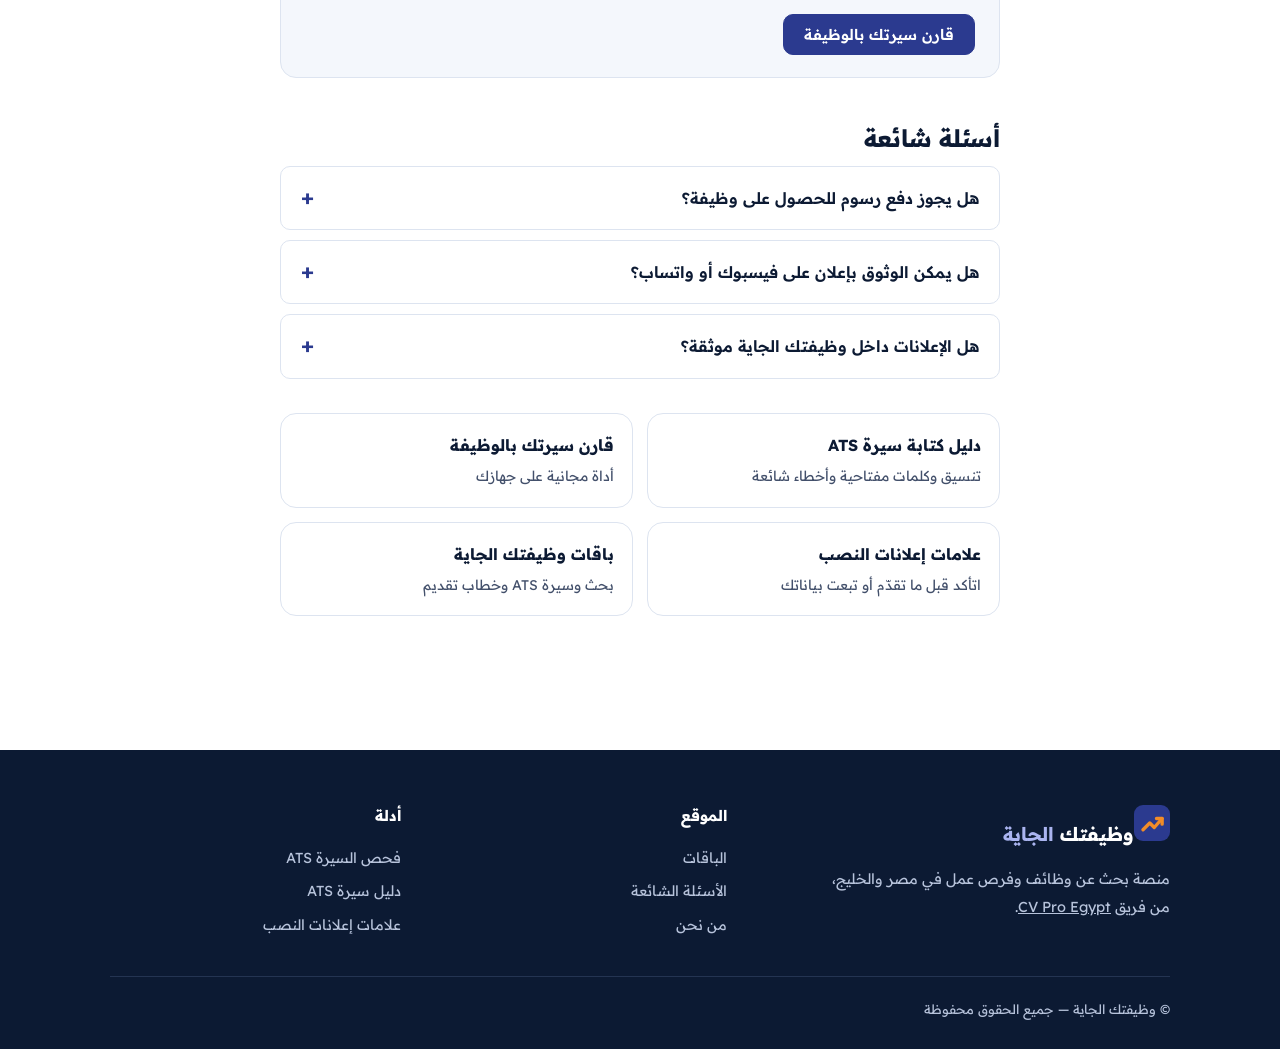
<file: job-scam-signs/index.html>
<!DOCTYPE html>
<html lang="ar" dir="rtl"><head><meta charset="utf-8"><meta name="viewport" content="width=device-width, initial-scale=1, viewport-fit=cover">
<title>كيف تعرف أن إعلان الوظيفة نصب؟ 10 علامات تحذير قبل التقديم</title><meta name="description" content="علامات تحذير شائعة في إعلانات الوظائف الوهمية في مصر والخليج، وخطوات للتحقق من الشركة، وما تفعله إذا شككت أو وقعت ضحية.">
<meta name="robots" content="index,follow,max-snippet:-1,max-image-preview:large"><meta name="theme-color" content="#2b3a8f">
<link rel="canonical" href="https://wazifetak.github.io/job-scam-signs/">
<link rel="icon" href="/logo.svg" type="image/svg+xml"><link rel="icon" href="/favicon-48.png" sizes="48x48" type="image/png"><link rel="apple-touch-icon" href="/apple-touch-icon.png">
<meta property="og:type" content="article"><meta property="og:locale" content="ar_EG"><meta property="og:site_name" content="وظيفتك الجاية"><meta property="og:title" content="كيف تعرف أن إعلان الوظيفة نصب؟ 10 علامات تحذير قبل التقديم"><meta property="og:description" content="علامات تحذير شائعة في إعلانات الوظائف الوهمية في مصر والخليج، وخطوات للتحقق من الشركة، وما تفعله إذا شككت أو وقعت ضحية."><meta property="og:url" content="https://wazifetak.github.io/job-scam-signs/">
<meta property="og:image" content="https://wazifetak.github.io/og-image.png"><meta property="og:image:type" content="image/png"><meta property="og:image:width" content="1200"><meta property="og:image:height" content="630">
<meta name="twitter:card" content="summary_large_image"><meta name="twitter:title" content="كيف تعرف أن إعلان الوظيفة نصب؟ 10 علامات تحذير قبل التقديم"><meta name="twitter:description" content="علامات تحذير شائعة في إعلانات الوظائف الوهمية في مصر والخليج، وخطوات للتحقق من الشركة، وما تفعله إذا شككت أو وقعت ضحية."><meta name="twitter:image" content="https://wazifetak.github.io/og-image.png">
<link rel="preconnect" href="https://fonts.googleapis.com"><link rel="preconnect" href="https://fonts.gstatic.com" crossorigin>
<link href="https://fonts.googleapis.com/css2?family=Readex+Pro:wght@300..700&display=swap" rel="stylesheet"><link rel="stylesheet" href="/site.css">
<script type="application/ld+json">{"@context": "https://schema.org", "@type": "Article", "headline": "كيف تعرف أن إعلان الوظيفة نصب؟ 10 علامات تحذير قبل أن تقدّم", "description": "علامات تحذير شائعة في إعلانات الوظائف الوهمية في مصر والخليج، وخطوات للتحقق من الشركة، وما تفعله إذا شككت أو وقعت ضحية.", "inLanguage": "ar", "datePublished": "2026-10-10", "dateModified": "2026-10-10", "mainEntityOfPage": "https://wazifetak.github.io/job-scam-signs/", "image": "https://wazifetak.github.io/og-image.png", "author": {"@type": "Organization", "name": "وظيفتك الجاية", "url": "https://wazifetak.github.io/"}, "publisher": {"@type": "Organization", "name": "وظيفتك الجاية", "logo": {"@type": "ImageObject", "url": "https://wazifetak.github.io/icon-512.png"}}}</script>
<script type="application/ld+json">{"@context": "https://schema.org", "@type": "BreadcrumbList", "itemListElement": [{"@type": "ListItem", "position": 1, "name": "الرئيسية", "item": "https://wazifetak.github.io/"}, {"@type": "ListItem", "position": 2, "name": "علامات النصب", "item": "https://wazifetak.github.io/job-scam-signs/"}]}</script>
<script type="application/ld+json">{"@context": "https://schema.org", "@type": "FAQPage", "mainEntity": [{"@type": "Question", "name": "هل يجوز دفع رسوم للحصول على وظيفة؟", "acceptedAnswer": {"@type": "Answer", "text": "الأصل أن صاحب العمل لا يطلب من المتقدم مالاً مقابل التوظيف. بعض الدول تنظّم عمل وكالات التوظيف، فتحقق من القانون المحلي ومن ترخيص الوكالة قبل أي دفع."}}, {"@type": "Question", "name": "هل يمكن الوثوق بإعلان على فيسبوك أو واتساب؟", "acceptedAnswer": {"@type": "Answer", "text": "قد يكون صحيحاً، لكنه يحتاج تحققاً أكثر. ابحث عن الوظيفة في الموقع الرسمي للشركة وتواصل معها عبر قنواتها المعلنة."}}, {"@type": "Question", "name": "هل الإعلانات داخل وظيفتك الجاية موثقة؟", "acceptedAnswer": {"@type": "Answer", "text": "نجمعها من مواقع التوظيف ولا نتحقق من كل إعلان. اتبع خطوات التحقق في هذا الدليل قبل التقديم."}}]}</script>
</head><body><svg width="0" height="0" style="position:absolute" aria-hidden="true"><symbol id="lg" viewBox="0 0 64 64"><rect width="64" height="64" rx="16" fill="#2b3a8f"/><path d="M16 44l12-12 8 8 14-16" stroke="#f28c28" stroke-width="6" fill="none" stroke-linecap="round" stroke-linejoin="round"/><path d="M40 24h10v10" stroke="#f28c28" stroke-width="6" fill="none" stroke-linecap="round" stroke-linejoin="round"/></symbol></svg>
<header><div class="w"><nav><a class="logo" href="/" aria-label="وظيفتك الجاية"><svg><use href="#lg"/></svg><span>وظيفتك <i>الجاية</i></span></a>
<div class="nv"><a href="/">الرئيسية</a><a href="/cv-ats-checker/">فحص السيرة</a><a href="/ats-cv-guide/">دليل سيرة ATS</a><a href="/job-scam-signs/">علامات النصب</a></div>
<a class="btn" href="/#plans">الباقات</a></nav></div></header>
<main class="art"><div class="bc"><a href="/">الرئيسية</a> / علامات النصب</div><h1>كيف تعرف أن إعلان الوظيفة نصب؟ 10 علامات تحذير قبل أن تقدّم</h1>
<p>إعلانات الوظائف الوهمية منتشرة على مواقع التوظيف ومجموعات التواصل، وقد تهدف إلى أخذ مال أو بيانات شخصية. هذا الدليل يلخص علامات تحذير شائعة وخطوات للتحقق قبل أن تقدّم.</p>
<div class="note">وظيفتك الجاية تجمع الإعلانات من مواقع التوظيف ولا تتحقق من كل إعلان بنفسها. تحقق دائماً من الشركة قبل التقديم أو إرسال أي بيانات.</div>
<h2>علامات تحذير في إعلان الوظيفة</h2><ol><li><b>طلب مال من المتقدم:</b> رسوم تسجيل أو تدريب أو تأشيرة أو «ضمان» قبل التعيين. صاحب العمل الجاد لا يطلب منك دفع مال مقابل الوظيفة.</li><li><b>راتب مبالغ فيه لوظيفة بسيطة:</b> مع قلة الشروط أو عدم ذكر خبرة.</li><li><b>التواصل من حساب شخصي فقط:</b> واتساب أو رسائل خاصة دون موقع أو بريد رسمي للشركة.</li><li><b>بريد مجاني باسم شركة كبيرة:</b> مثل بريد عام يدّعي أنه لشركة معروفة.</li><li><b>طلب بيانات حساسة مبكراً:</b> صورة جواز السفر أو البطاقة أو بيانات الحساب البنكي قبل أي مقابلة أو عقد رسمي.</li><li><b>مقابلة كتابية فقط:</b> عبر الدردشة ثم عرض فوري دون مكالمة أو لقاء مرئي.</li><li><b>ضغط وسرعة:</b> «قرر اليوم» أو «المقاعد محدودة».</li><li><b>أخطاء لغوية كثيرة:</b> في الإعلان أو العرض أو الرسائل.</li><li><b>غياب تفاصيل الشركة:</b> لا اسم واضح ولا عنوان ولا موقع.</li><li><b>رابط تقديم غريب:</b> يطلب تسجيل دخولك أو تحميل برنامج.</li></ol>
<h2>كيف تتحقق من الشركة</h2><ul><li>ابحث عن الموقع الرسمي للشركة، وتأكد أن الوظيفة موجودة في صفحة الوظائف لديهم.</li><li>راجع صفحة الشركة على LinkedIn وعدد الموظفين والنشاط فيها.</li><li>ابحث باسم الشركة مع كلمة «نصب» أو «scam» لمعرفة تجارب الآخرين.</li><li>قارن البريد الإلكتروني للمرسل بنطاق الشركة الرسمي.</li><li>اتصل بالشركة على رقم تجده في موقعها الرسمي، لا على الرقم الوارد في الرسالة.</li><li>إذا كان العرض عبر وكالة توظيف، تأكد من أنها مرخّصة في بلدها.</li></ul>
<h2>ماذا تفعل إذا شككت أو وقعت؟</h2><ul><li>توقف عن الرد ولا ترسل مالاً أو مستندات إضافية.</li><li>أبلغ منصة الإعلان عن الإعلان المشبوه.</li><li>إذا أرسلت بيانات حسابات، غيّر كلمات المرور وتواصل مع البنك فوراً.</li><li>احتفظ بالرسائل والإيصالات، وبلّغ الجهة المختصة في بلدك.</li></ul>
<div class="callout"><p><b>قبل أن تقدّم:</b> قارن سيرتك بإعلان الوظيفة، وإذا وجدت أن الإعلان غامض أو غير واقعي فتجاوزه.</p><a class="btn" href="/cv-ats-checker/">قارن سيرتك بالوظيفة</a></div>
<h2>أسئلة شائعة</h2><details><summary>هل يجوز دفع رسوم للحصول على وظيفة؟</summary><p>الأصل أن صاحب العمل لا يطلب من المتقدم مالاً مقابل التوظيف. بعض الدول تنظّم عمل وكالات التوظيف، فتحقق من القانون المحلي ومن ترخيص الوكالة قبل أي دفع.</p></details><details><summary>هل يمكن الوثوق بإعلان على فيسبوك أو واتساب؟</summary><p>قد يكون صحيحاً، لكنه يحتاج تحققاً أكثر. ابحث عن الوظيفة في الموقع الرسمي للشركة وتواصل معها عبر قنواتها المعلنة.</p></details><details><summary>هل الإعلانات داخل وظيفتك الجاية موثقة؟</summary><p>نجمعها من مواقع التوظيف ولا نتحقق من كل إعلان. اتبع خطوات التحقق في هذا الدليل قبل التقديم.</p></details>
<div class="rel"><a href="/ats-cv-guide/"><b>دليل كتابة سيرة ATS</b><span>تنسيق وكلمات مفتاحية وأخطاء شائعة</span></a><a href="/cv-ats-checker/"><b>قارن سيرتك بالوظيفة</b><span>أداة مجانية على جهازك</span></a><a href="/job-scam-signs/"><b>علامات إعلانات النصب</b><span>اتأكد قبل ما تقدّم أو تبعت بياناتك</span></a><a href="/#plans"><b>باقات وظيفتك الجاية</b><span>بحث وسيرة ATS وخطاب تقديم</span></a></div></main>
<footer><div class="w"><div class="fg"><div><a class="logo" href="/"><svg><use href="#lg"/></svg><span>وظيفتك <i>الجاية</i></span></a><p style="margin:0;max-width:340px">منصة بحث عن وظائف وفرص عمل في مصر والخليج، من فريق <a href="https://cvproservice.github.io/cvpro/" style="display:inline;text-decoration:underline">CV Pro Egypt</a>.</p></div>
<div><h4>الموقع</h4><a href="/#plans">الباقات</a><a href="/#faq">الأسئلة الشائعة</a><a href="/#about">من نحن</a></div>
<div><h4>أدلة</h4><a href="/cv-ats-checker/">فحص السيرة ATS</a><a href="/ats-cv-guide/">دليل سيرة ATS</a><a href="/job-scam-signs/">علامات إعلانات النصب</a></div></div>
<div class="cr">© وظيفتك الجاية — جميع الحقوق محفوظة</div></div></footer>
</body></html>
</file>
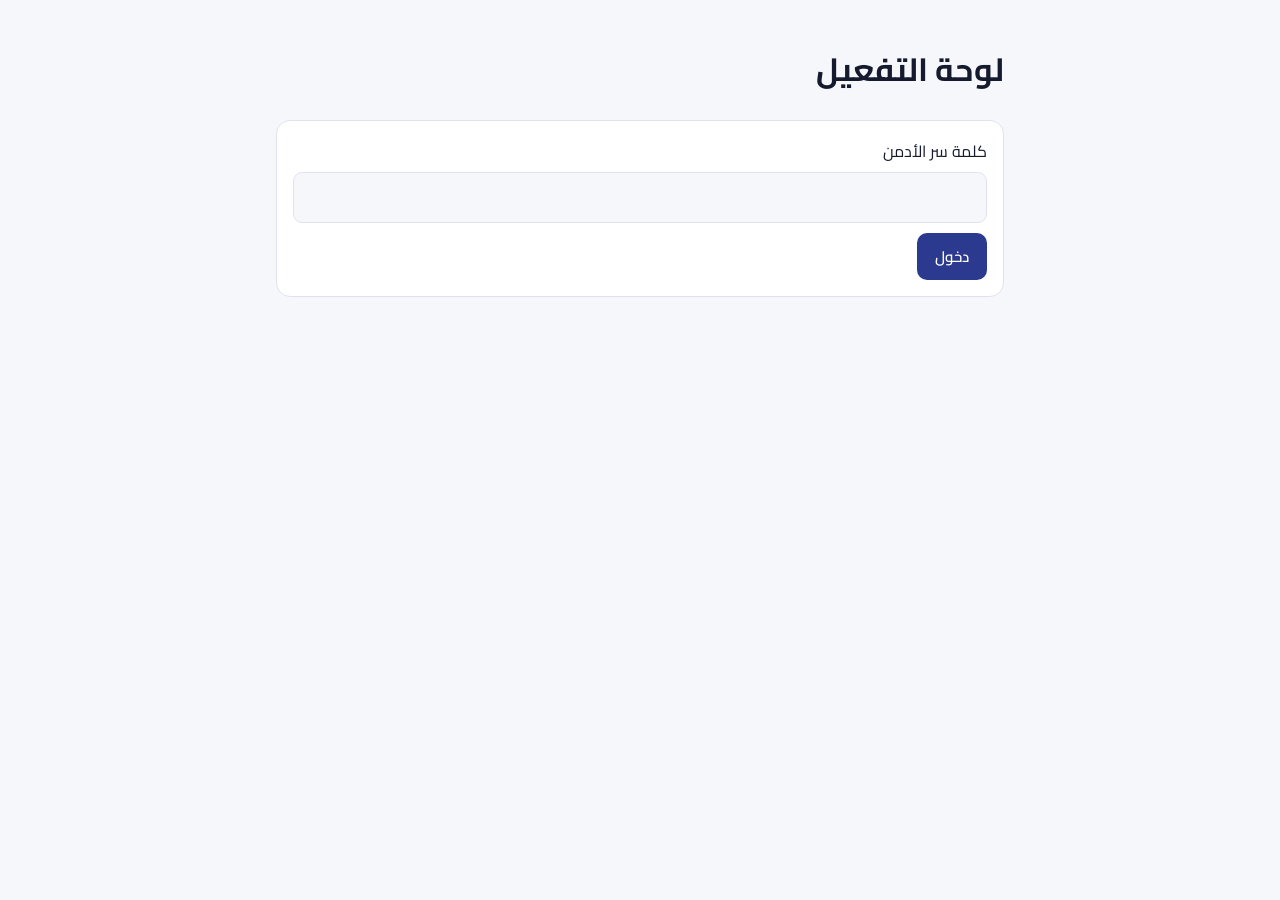
<file: admin.html>
<!DOCTYPE html>
<html lang="ar" dir="rtl">
<head>
<meta charset="utf-8">
<meta name="viewport" content="width=device-width, initial-scale=1">
<meta name="robots" content="noindex,nofollow">
<title>لوحة التفعيل | وظيفتك الجاية</title>
<link href="https://fonts.googleapis.com/css2?family=Cairo:wght@400;600;800&display=swap" rel="stylesheet">
<style>
:root{--bg:#f6f7fb;--card:#fff;--ink:#151a2e;--mut:#5c6482;--p:#2b3a8f;--o:#f28c28;--line:#e0e3ef}
@media(prefers-color-scheme:dark){:root{--bg:#0d1020;--card:#161b33;--ink:#eceefb;--mut:#a3aad0;--p:#8a9cff;--line:#272d52}}
*{box-sizing:border-box}body{margin:0;background:var(--bg);color:var(--ink);font:16px/1.8 Cairo,sans-serif}
.w{max-width:760px;margin:auto;padding:20px 16px}
.card{background:var(--card);border:1px solid var(--line);border-radius:14px;padding:16px;margin-bottom:12px}
input{width:100%;padding:10px;border:1px solid var(--line);border-radius:9px;background:var(--bg);color:var(--ink);font:inherit;margin:6px 0 10px}
.btn{background:var(--p);color:#fff;border:0;border-radius:10px;padding:9px 18px;font:600 15px Cairo;cursor:pointer}
.btn.or{background:var(--o);color:#1a1a1a}.m{color:var(--mut);font-size:14px}.err{color:#d64545}
.row{display:flex;justify-content:space-between;align-items:center;gap:10px;flex-wrap:wrap}
</style>
</head>
<body><div class="w">
<h1>لوحة التفعيل</h1>
<div class="card" id="lg"><label for="tk">كلمة سر الأدمن</label><input id="tk" type="password" autocomplete="current-password"><button class="btn" id="in">دخول</button> <span class="err" id="e"></span></div>
<div id="box" hidden><p class="m">الطلبات المعلقة — اتأكد من وصول الفلوس قبل ما تضغط "فعّل".</p><div id="ls"></div><button class="btn" id="rf">تحديث</button></div>
</div>
<script>
const API='https://wazifetak-api.wazifetak.workers.dev'; // نفس رابط الـWorker
const SITE='https://wazifetak.github.io/#access'; // رابط الموقع بعد الدومين
const PN={sayyad:'أساسي',pro:'متقدم',vip:'بلا حدود',full:'المسار الكامل'};
const $=i=>document.getElementById(i);
const esc=s=>String(s??'').replace(/[&<>"]/g,m=>({'&':'&amp;','<':'&lt;','>':'&gt;','"':'&quot;'}[m]));
const tok=()=>sessionStorage.getItem('wg_admin')||'';
async function call(p,body){const r=await fetch(API+p,{method:body?'POST':'GET',headers:{'Content-Type':'application/json',Authorization:'Bearer '+tok()},body:body?JSON.stringify(body):undefined});
 const d=await r.json();if(!r.ok)throw new Error(d.error||'خطأ');return d}
function wa(phone){let d=String(phone).replace(/\D/g,'');if(d.startsWith('00'))d=d.slice(2);else if(d.startsWith('0'))d='20'+d.slice(1);return d}
async function load(){
 try{const o=(await call('/admin/orders')).sort((a,b)=>b.t-a.t);
  $('lg').hidden=true;$('box').hidden=false;
  $('ls').innerHTML=o.map(x=>`<div class="card row"><div><b>${esc(x.name)}</b> — باقة ${PN[x.plan]||esc(x.plan)}<br><span class="m" dir="ltr">${esc(x.phone)}</span> · <span class="m">طلب ${esc(x.id)} · ${new Date(x.t).toLocaleString('ar-EG')}</span></div><button class="btn or" data-id="${esc(x.id)}">فعّل</button></div>`).join('')||'<div class="card m">مفيش طلبات معلقة.</div>';
 }catch(e){$('e').textContent=e.message;sessionStorage.removeItem('wg_admin');$('lg').hidden=false;$('box').hidden=true}}
$('in').onclick=()=>{sessionStorage.setItem('wg_admin',$('tk').value);$('e').textContent='';load()};
$('rf').onclick=load;
$('ls').onclick=async e=>{const b=e.target.closest('button[data-id]');if(!b)return;b.disabled=true;
 try{const d=await call('/admin/activate',{id:b.dataset.id});
  const msg=`أهلاً، تم تأكيد الدفع ✅\nكود دخولك على وظيفتك الجاية:\n${d.code}\nادخل من هنا واكتب الكود: ${SITE}\nالكود صالح 30 يوم.${d.plan==='full'?'\nوابعتلي بياناتك وسيرتك القديمة علشان نجهّز سيرتك وخطاب التقديم.':''}`;
  window.open(`https://wa.me/${wa(d.phone)}?text=${encodeURIComponent(msg)}`,'_blank');load()
 }catch(x){alert(x.message);b.disabled=false}};
if(tok())load();
</script>
</body></html>
</file>
<file: site.css>
:root{color-scheme:light;--ink:#0C1A33;--ink2:#43506B;--mut:#6B7790;--bg:#fff;--sf:#F4F7FC;--card:#fff;--ln:#DDE4F0;--ac:#2B3A8F;--ac2:#1E2A6B;--ok:#138A5B;--r1:10px;--r2:16px;--r3:24px;--sh2:0 28px 60px -28px rgba(12,26,51,.4);padding-top:env(safe-area-inset-top,0px)}
*{box-sizing:border-box}html{scroll-behavior:smooth;scroll-padding-top:78px}
body{margin:0;background:var(--bg);color:var(--ink);font:400 16px/1.9 'Readex Pro',Tahoma,sans-serif;-webkit-font-smoothing:antialiased}
a{color:inherit}.w{max-width:1100px;margin:auto;padding:0 20px}
h1,h2,h3{margin:0;font-weight:700;letter-spacing:-.01em}h2{font-size:clamp(25px,3.4vw,34px);line-height:1.4}h3{font-size:17px;line-height:1.5}
.sub{color:var(--ink2);max-width:580px;margin:10px 0 0}
section{padding:80px 0}
:focus-visible{outline:3px solid rgba(43,58,143,.4);outline-offset:2px}
header{position:sticky;top:env(safe-area-inset-top,0px);z-index:20;background:rgba(255,255,255,.92);backdrop-filter:blur(10px);border-bottom:1px solid var(--ln)}
nav{display:flex;align-items:center;justify-content:space-between;height:66px;gap:16px}
.logo{display:flex;align-items:center;gap:10px;white-space:nowrap;flex:none;text-decoration:none;font-weight:700;font-size:19px}.logo svg{width:36px;height:36px}.logo i{color:var(--ac);font-style:normal}
.nv{display:flex;gap:30px;font-size:14.5px;font-weight:500}.nv a{position:relative;text-decoration:none;color:var(--ink2);padding:4px 0}
.nv a::after{content:"";position:absolute;inset-inline:0;bottom:-2px;height:2px;background:var(--ac);transform:scaleX(0);transition:transform .2s}.nv a:hover{color:var(--ink)}.nv a:hover::after{transform:scaleX(1)}
.btn{display:inline-flex;align-items:center;justify-content:center;gap:8px;background:var(--ac);color:#fff;border:1.5px solid var(--ac);border-radius:var(--r1);padding:10px 20px;font:600 15px 'Readex Pro',sans-serif;text-decoration:none;cursor:pointer;transition:background .15s}
.btn:hover{background:var(--ac2);border-color:var(--ac2)}.btn.or{background:var(--ac)}.btn.ol{background:transparent;color:var(--ac)}.btn.ol:hover{background:var(--sf)}.btn.lg{padding:13px 26px;font-size:16px}.btn.wide{width:100%}.btn:disabled{opacity:.6;cursor:wait}
.hero{position:relative;padding:68px 0 88px;overflow:hidden}
.hero::before{content:"";position:absolute;inset:0;background-image:linear-gradient(var(--ln) 1px,transparent 1px),linear-gradient(90deg,var(--ln) 1px,transparent 1px);background-size:56px 56px;opacity:.55;-webkit-mask-image:radial-gradient(70% 90% at 78% 15%,#000,transparent);mask-image:radial-gradient(70% 90% at 78% 15%,#000,transparent)}
.hg{position:relative;display:grid;grid-template-columns:1.1fr .9fr;gap:56px;align-items:center}
h1{font-size:clamp(32px,5vw,54px);line-height:1.32}
.lead{font-size:17px;color:var(--ink2);max-width:520px;margin:18px 0 0}
.hs{display:flex;align-items:stretch;margin-top:28px;background:#fff;border:1.5px solid var(--ink);border-radius:14px;padding:6px;box-shadow:0 14px 34px -22px rgba(12,26,51,.55)}
.hs .f{flex:1;min-width:0;padding:4px 14px}.hs .f+.f{border-inline-start:1px solid var(--ln)}
.hs label{margin:0;font-size:12px;font-weight:500;color:var(--mut);line-height:1.6}
.hs input,.hs select{border:0;border-radius:0;padding:2px 0;background:transparent;font-size:16px;font-weight:500;box-shadow:none}
.hs input:focus,.hs select:focus{box-shadow:none}.hs .btn{border-radius:10px;padding:0 28px}
.pop{margin-top:14px;font-size:14px;color:var(--ink2);display:flex;flex-wrap:wrap;gap:8px 10px;align-items:center}
.pop button{font:inherit;font-size:13.5px;border:1px solid var(--ln);background:#fff;border-radius:8px;padding:1px 12px;cursor:pointer;color:var(--ink)}.pop button:hover{border-color:var(--ac);color:var(--ac)}
.fx{display:flex;flex-wrap:wrap;gap:6px 26px;margin-top:30px;padding-top:20px;border-top:1px solid var(--ln);font-size:14px;color:var(--ink2)}.fx b{color:var(--ink)}
.mk{position:relative;animation:rise .7s ease-out both}@keyframes rise{from{opacity:0;transform:translateY(18px)}to{opacity:1;transform:none}}
.bw{background:#fff;border:1px solid var(--ln);border-radius:var(--r3);box-shadow:var(--sh2);overflow:hidden}
.bt{display:flex;align-items:center;gap:6px;padding:12px 16px;border-bottom:1px solid var(--ln);background:var(--sf)}
.bt i{width:9px;height:9px;border-radius:50%;background:#CBD5E6}.bt span{margin-inline-start:auto;font:500 11.5px/1 'Readex Pro';color:var(--mut);direction:ltr}
.bs{display:flex;gap:8px;padding:14px;font-size:13.5px}.bs div{flex:1;border:1px solid var(--ln);border-radius:8px;padding:6px 12px;color:var(--ink2)}.bs b{background:var(--ac);color:#fff;border-radius:8px;padding:6px 16px;font-weight:600}
.jr{display:flex;align-items:center;gap:12px;padding:13px 16px;border-top:1px solid var(--ln)}
.jr .av{width:38px;height:38px;border-radius:10px;background:#EAF0FB;color:var(--ac);font-weight:700;display:grid;place-items:center;flex:none}
.jr div:nth-child(2){flex:1}.jr b{display:block;font-size:14.5px;line-height:1.5}.jr span{font-size:12.5px;color:var(--mut)}
.mp{font-style:normal;font-size:12.5px;font-weight:700;color:var(--ok);background:#E3F5EC;border-radius:20px;padding:1px 10px;direction:ltr;flex:none}.mp.m{color:#8A5A00;background:#FFF1D6}
.sm{padding:10px 16px;font-size:12px;color:var(--mut);background:var(--sf);border-top:1px solid var(--ln)}
.st{position:absolute;inset-inline-start:-18px;bottom:-22px;background:var(--ink);color:#fff;border-radius:var(--r2);padding:12px 18px;box-shadow:var(--sh2);font-size:13px;line-height:1.6}.st b{display:block;font-size:20px}
.tr{border-block:1px solid var(--ln);background:#fff;padding:0}.tg{display:grid;grid-template-columns:repeat(4,1fr)}
.tg div{padding:24px 20px;border-inline-start:1px solid var(--ln)}.tg div:first-child{border-inline-start:0}.tg b{display:block;font-size:22px;line-height:1.4;color:var(--ac)}.tg span{font-size:13.5px;color:var(--ink2)}
.fs{display:grid;grid-template-columns:.85fr 1.15fr;gap:60px;align-items:start}
.fl{border-top:2px solid var(--ink)}.fl div{display:grid;grid-template-columns:210px 1fr;gap:20px;padding:20px 0;border-bottom:1px solid var(--ln)}.fl b{font-weight:600}.fl span{color:var(--ink2);font-size:15px}
.sp{display:grid;grid-template-columns:repeat(4,1fr);margin-top:40px}
.sp div{padding:22px 22px 0 0;border-top:2px solid var(--ln);position:relative}.sp div::before{content:"";position:absolute;top:-6px;inset-inline-start:0;width:10px;height:10px;border-radius:50%;background:var(--ac)}
.sp em{font-style:normal;font-size:30px;font-weight:700;color:#BFC8E4;line-height:1}.sp h3{margin:10px 0 4px}.sp p{margin:0;color:var(--ink2);font-size:14.5px}
.pay{margin-top:44px;background:var(--ink);color:#fff;border-radius:var(--r3);padding:30px;display:flex;justify-content:space-between;align-items:center;gap:20px;flex-wrap:wrap}
.pay p{margin:0;color:#B7C3DB;font-size:14.5px}.pay b{display:block;font-size:34px;letter-spacing:1.5px;direction:ltr;text-align:right;line-height:1.5}
.pay .btn{background:#fff;color:var(--ink);border-color:#fff}.pay .m{color:#9fe0c0}
.pls{display:grid;grid-template-columns:repeat(auto-fit,minmax(230px,1fr));gap:18px;margin-top:40px;align-items:stretch}
.pc{position:relative;background:var(--card);border:1.5px solid var(--ln);border-radius:var(--r2);padding:30px 26px;display:flex;flex-direction:column;cursor:pointer;transition:border-color .15s}
.pc:hover{border-color:#B9C5E0}.pc.sel{border-color:var(--ac);box-shadow:var(--sh2)}
.bd{position:absolute;top:-12px;inset-inline-start:24px;background:var(--ac);color:#fff;font-size:12px;font-weight:600;padding:2px 12px;border-radius:6px}
.pr{margin:10px 0 4px;color:var(--mut);font-size:14px}.pr b{font-size:38px;color:var(--ink);line-height:1.3}
.pc ul{list-style:none;padding:0;margin:16px 0 24px;flex:1}.pc li{padding:5px 0;font-size:14.5px;color:var(--ink2)}.pc li::before{content:"✓";color:var(--ok);font-weight:800;margin-inline-end:10px}
.of{display:grid;grid-template-columns:.9fr 1.1fr;gap:56px;align-items:start}
.card{background:var(--card);border:1px solid var(--ln);border-radius:var(--r2);padding:26px}
label{display:block;font-size:13.5px;font-weight:500;color:var(--ink2);margin:14px 0 6px}label:first-child{margin-top:0}
input,select,textarea{width:100%;padding:12px 14px;border:1.5px solid var(--ln);border-radius:var(--r1);background:#fff;color:var(--ink);font:400 15px 'Readex Pro',sans-serif;transition:border-color .15s,box-shadow .15s}
input:focus,select:focus,textarea:focus{outline:0;border-color:var(--ac);box-shadow:0 0 0 3px rgba(43,58,143,.15)}
textarea{resize:vertical;min-height:170px;line-height:1.7}
.err{color:#C23B3B;font-size:14px;min-height:22px;margin:8px 0 0}.m{color:var(--mut);font-size:14px}.hide{display:none}
#after{margin-top:6px;padding:16px;background:#F1F8F4;border:1px solid #CFE5D8;border-radius:var(--r2)}#after p{margin:0 0 12px}
.job{margin-top:12px;padding:16px}.job b{display:block}
.ck{list-style:none;padding:0;margin:20px 0 0}.ck li{padding:6px 0;color:var(--ink2)}.ck li::before{content:"✓";color:var(--ok);font-weight:800;margin-inline-end:10px}
.cp{display:grid;grid-template-columns:1fr 1fr;gap:18px;margin-top:32px}.cp .card h3{margin-bottom:10px}.cp ul{list-style:none;padding:0;margin:0}.cp li{padding:5px 0;color:var(--ink2);font-size:15px}.cp .y li::before{content:"✓";color:var(--ok);font-weight:800;margin-inline-end:10px}.cp .n li::before{content:"✕";color:#C23B3B;font-weight:800;margin-inline-end:10px}
.sc{font-size:44px;font-weight:700;line-height:1.3}.pg{height:10px;background:var(--ln);border-radius:6px;overflow:hidden;margin:8px 0 18px}.pg i{display:block;height:100%;background:var(--ac)}
.kw span{display:inline-block;margin:3px;padding:2px 10px;border-radius:6px;font-size:13.5px;direction:ltr}.kw.ok span{background:#E3F3EA;color:#17613F}.kw.no span{background:#FBE9E9;color:#A02B2B}
details{background:var(--card);border:1px solid var(--ln);border-radius:var(--r1);margin-bottom:10px}
summary{cursor:pointer;font-weight:600;padding:16px 20px;list-style:none;display:flex;justify-content:space-between;gap:12px}summary::-webkit-details-marker{display:none}
summary::after{content:"+";font-size:22px;line-height:1.3;color:var(--ac);transition:transform .2s}details[open] summary::after{transform:rotate(45deg)}
details p{margin:0;padding:0 20px 18px;color:var(--ink2)}
.cta{background:var(--ink);color:#fff;border-radius:var(--r3);padding:60px 32px;text-align:center}.cta h2{max-width:560px;margin:0 auto}.cta p{color:#B7C3DB;margin:12px auto 26px;max-width:480px}.cta .btn{background:#fff;color:var(--ink);border-color:#fff}
footer{background:var(--ink);color:#B7C3DB;padding:52px 0 28px;margin-top:80px;font-size:14.5px}
.fg{display:grid;grid-template-columns:1.4fr 1fr 1fr;gap:36px}.fg h4{margin:0 0 10px;color:#fff;font-size:15px}.fg a{display:block;text-decoration:none;padding:3px 0}.fg a:hover{color:#fff}
.fg .logo{color:#fff;margin-bottom:10px}.fg .logo i{color:#AAB4F0}.cr{margin-top:34px;padding-top:20px;border-top:1px solid #243452;font-size:13px}
.bar{display:none}
@media(prefers-reduced-motion:reduce){*{transition:none!important;animation:none!important;scroll-behavior:auto!important}}
@media(max-width:860px){
section{padding:56px 0}.nv{display:none}.hero{padding:36px 0 60px}.hg,.of,.cp,.fg,.fs{grid-template-columns:1fr;gap:32px}
.hs{flex-direction:column;padding:8px}.hs .f{padding:8px 12px}.hs .f+.f{border-inline-start:0;border-top:1px solid var(--ln)}.hs .btn{padding:13px;margin-top:6px}
.st{inset-inline-start:12px;bottom:-18px}.tg,.sp{grid-template-columns:1fr 1fr}.tg div:nth-child(3){border-inline-start:0}.tg div{border-top:1px solid var(--ln)}.tg div:nth-child(-n+2){border-top:0}
.fl div{grid-template-columns:1fr;gap:4px}.sp div{padding-bottom:22px}.pls{gap:26px}.pay{padding:22px}.pay b{font-size:28px}.cta{padding:42px 22px}
body{padding-bottom:calc(76px + env(safe-area-inset-bottom,0px))}
.bar{display:block;position:fixed;inset-inline:0;bottom:0;z-index:30;background:rgba(255,255,255,.96);backdrop-filter:blur(10px);border-top:1px solid var(--ln);padding:10px 16px calc(10px + env(safe-area-inset-bottom,0px))}
.btn.lg{padding:14px 20px}
}

.art{max-width:760px;margin:auto;padding:48px 20px 20px}.art h1{font-size:clamp(28px,4.2vw,40px);line-height:1.4;margin:14px 0 18px}
.art h2{font-size:24px;line-height:1.5;margin:42px 0 10px}.art p,.art li{font-size:16.5px;color:var(--ink2);line-height:2}.art ul,.art ol{padding-inline-start:24px}
.art li{margin:4px 0}.bc{font-size:13.5px;color:var(--mut)}.bc a{text-decoration:none;color:var(--ac)}
.callout{background:var(--sf);border:1px solid var(--ln);border-radius:var(--r2);padding:22px 24px;margin:30px 0}.callout p{margin:0 0 12px}
.note{border-inline-start:3px solid var(--ac);padding:4px 16px;margin:24px 0;color:var(--ink2);font-size:15px}
.rel{display:grid;grid-template-columns:1fr 1fr;gap:14px;margin:34px 0}.rel a{display:block;border:1px solid var(--ln);border-radius:var(--r2);padding:16px 18px;text-decoration:none}.rel a:hover{border-color:var(--ac)}.rel b{display:block;color:var(--ink)}.rel span{font-size:14px;color:var(--ink2)}
@media(max-width:860px){.rel{grid-template-columns:1fr}.art{padding-top:32px}}
</file>
